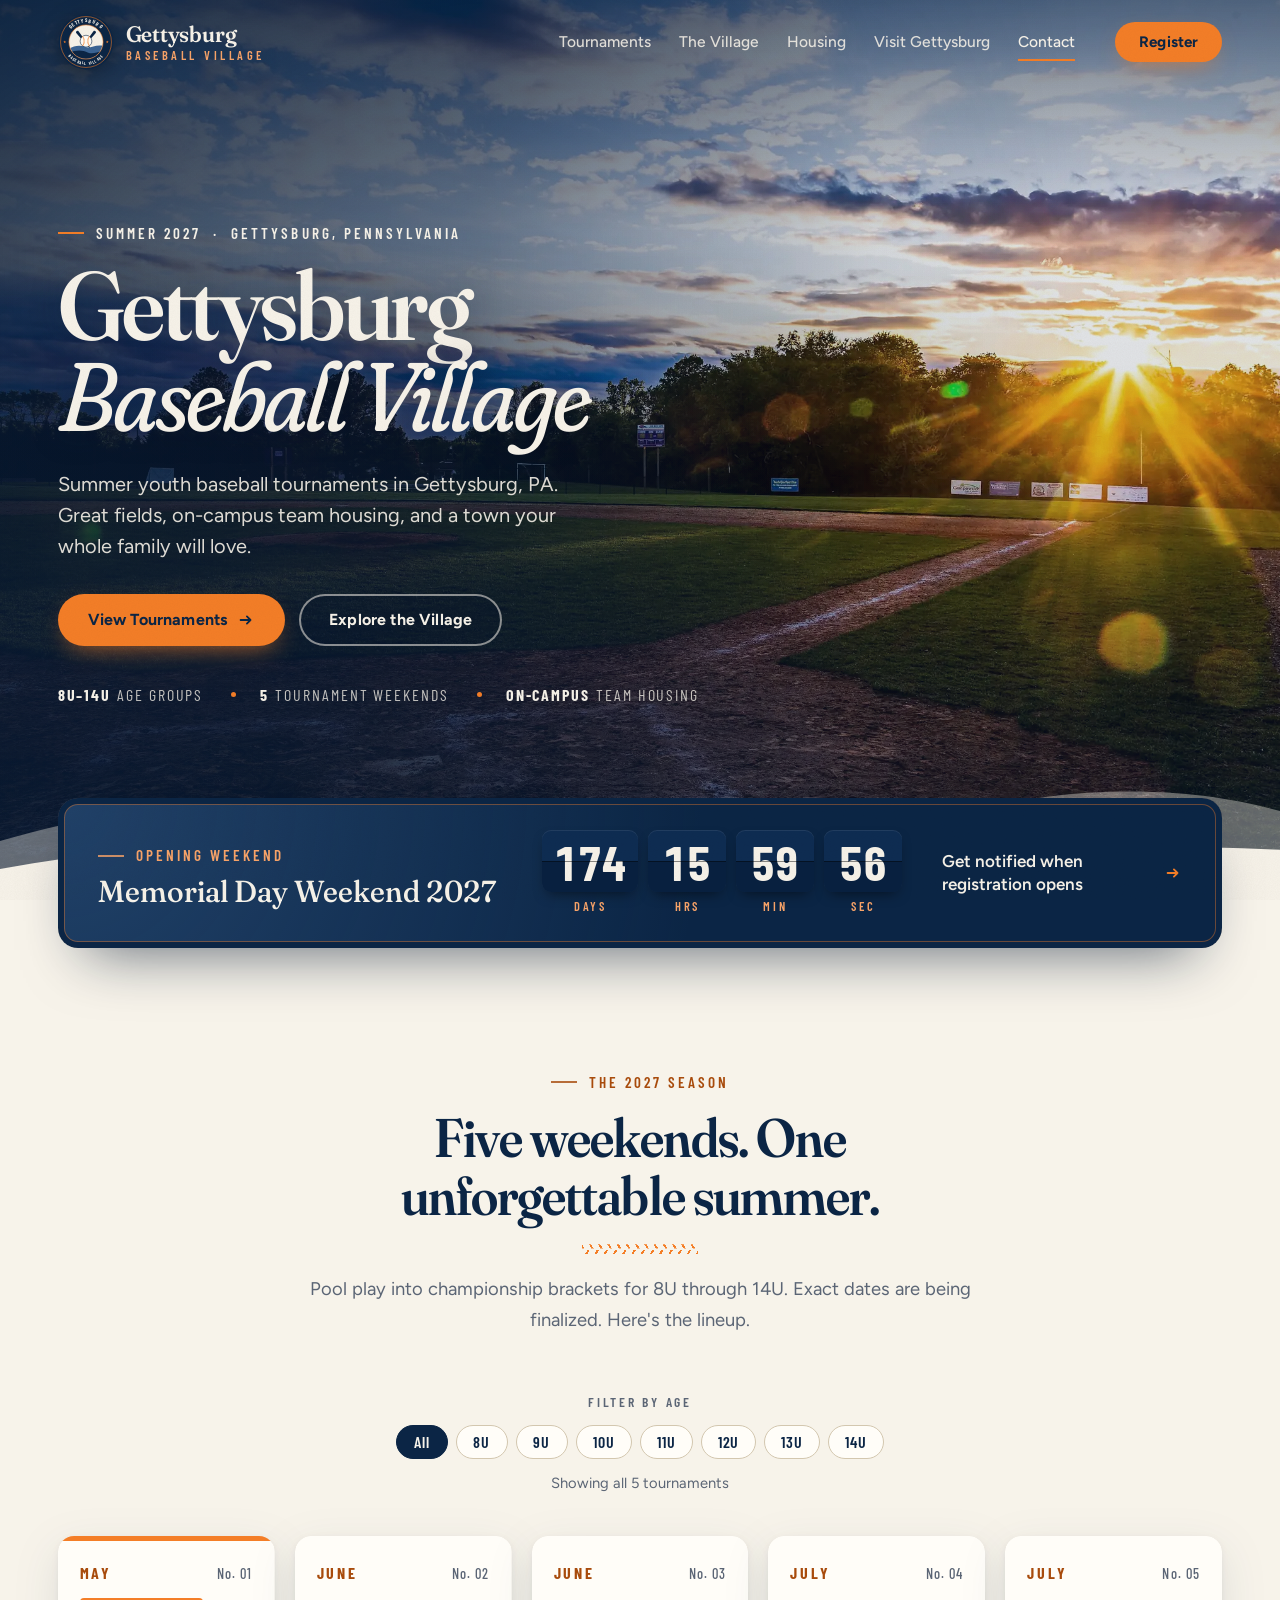
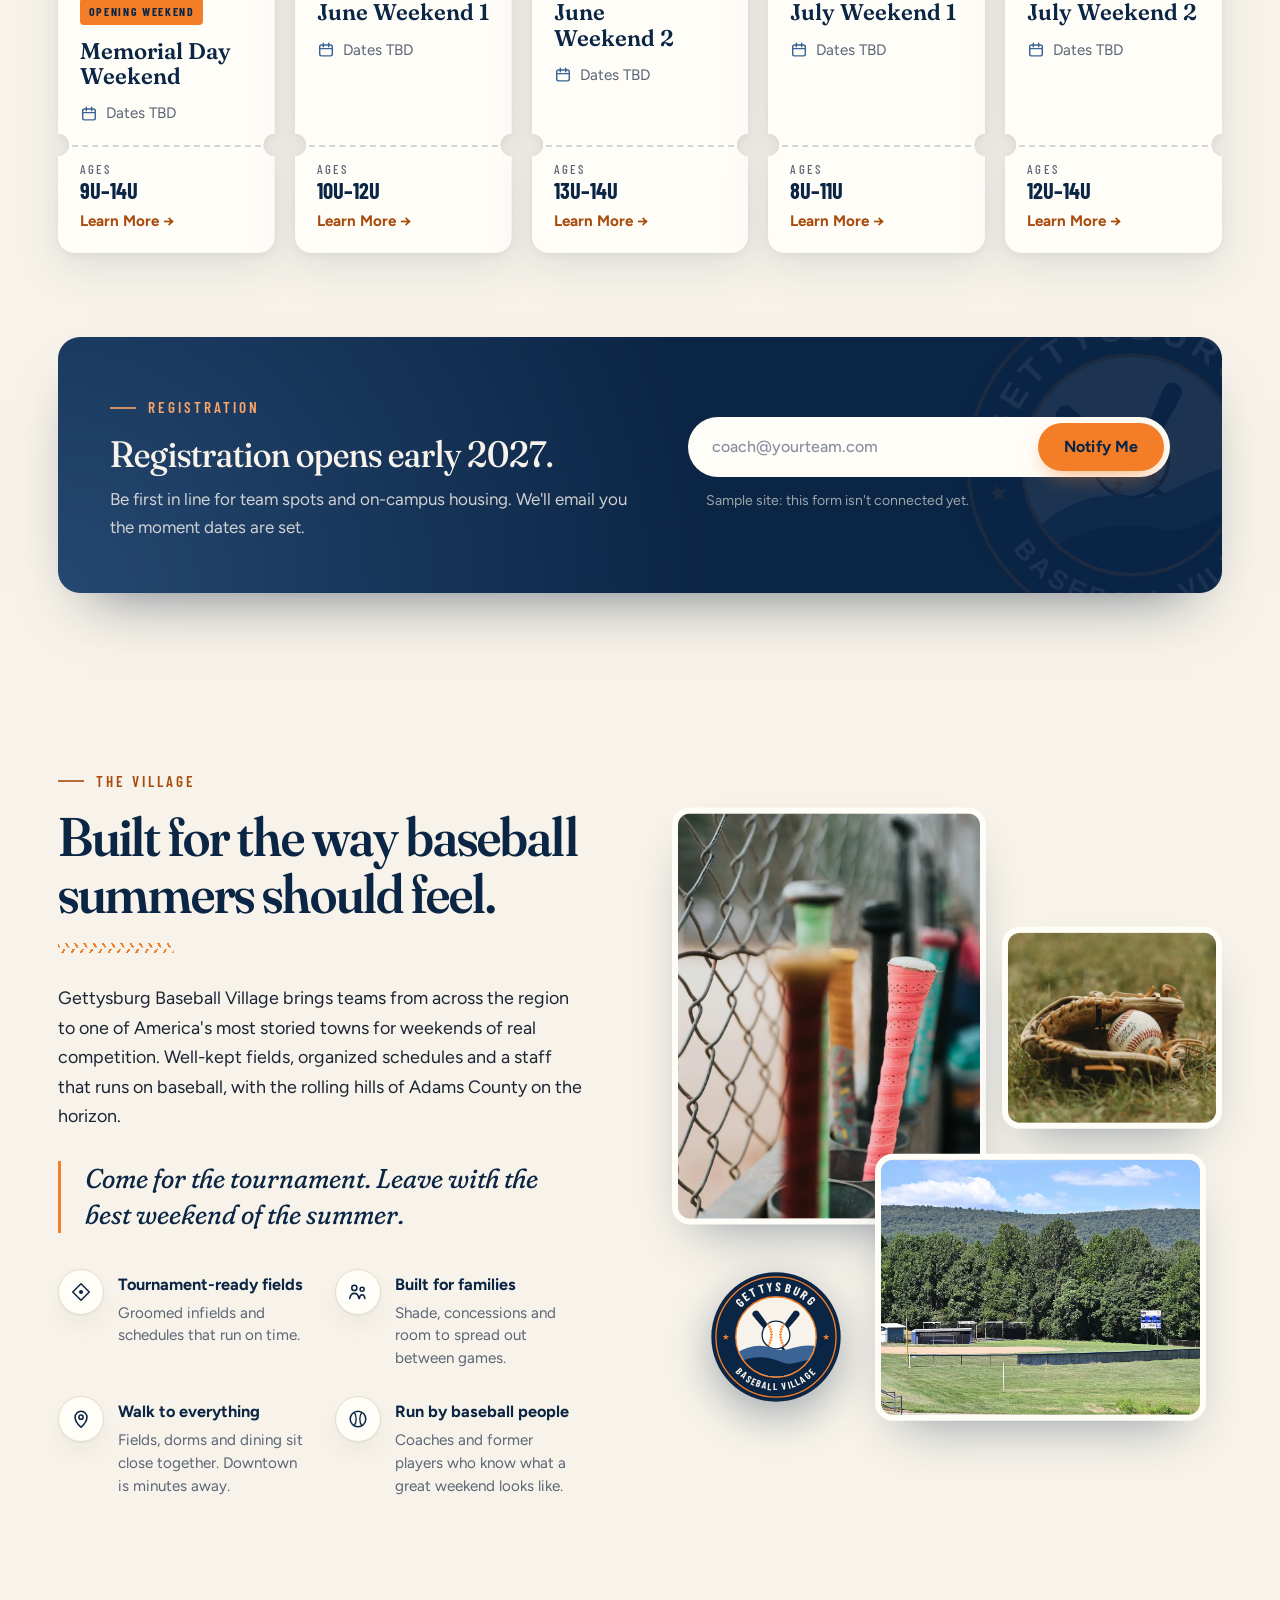
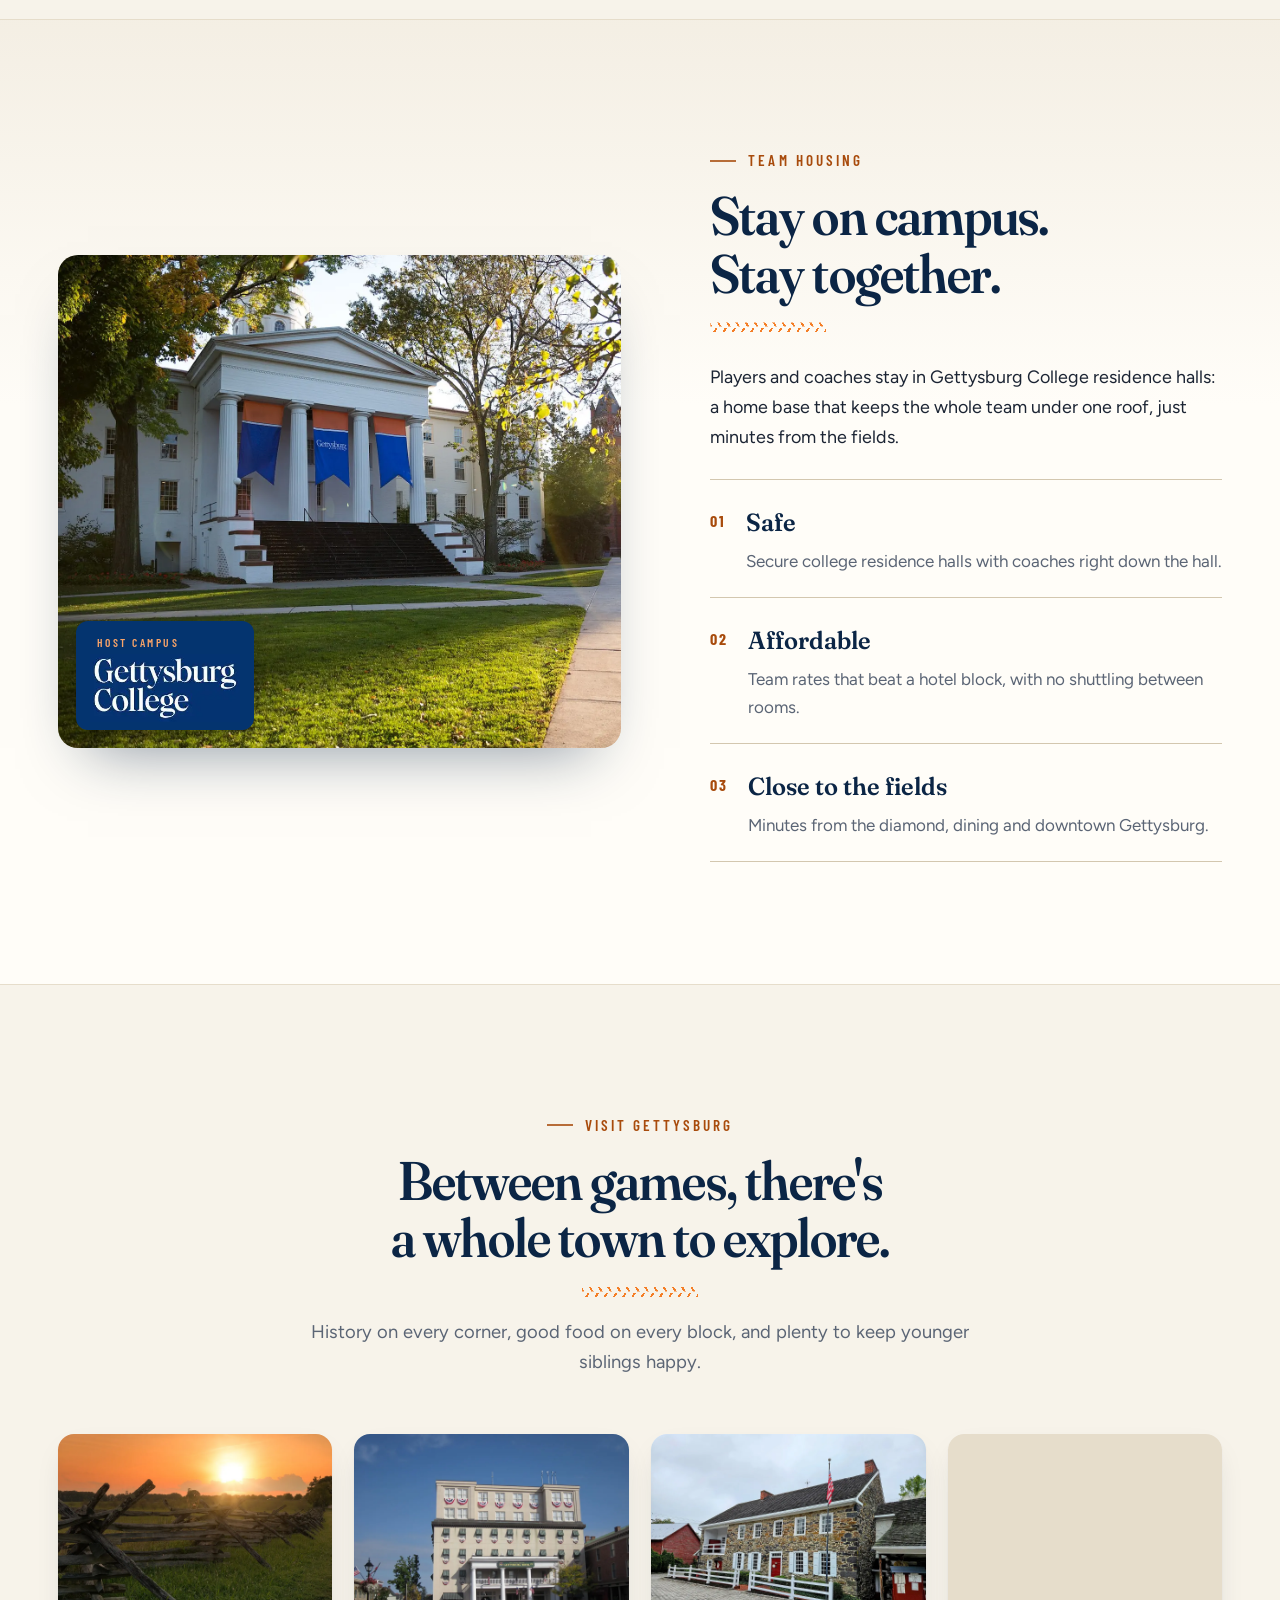
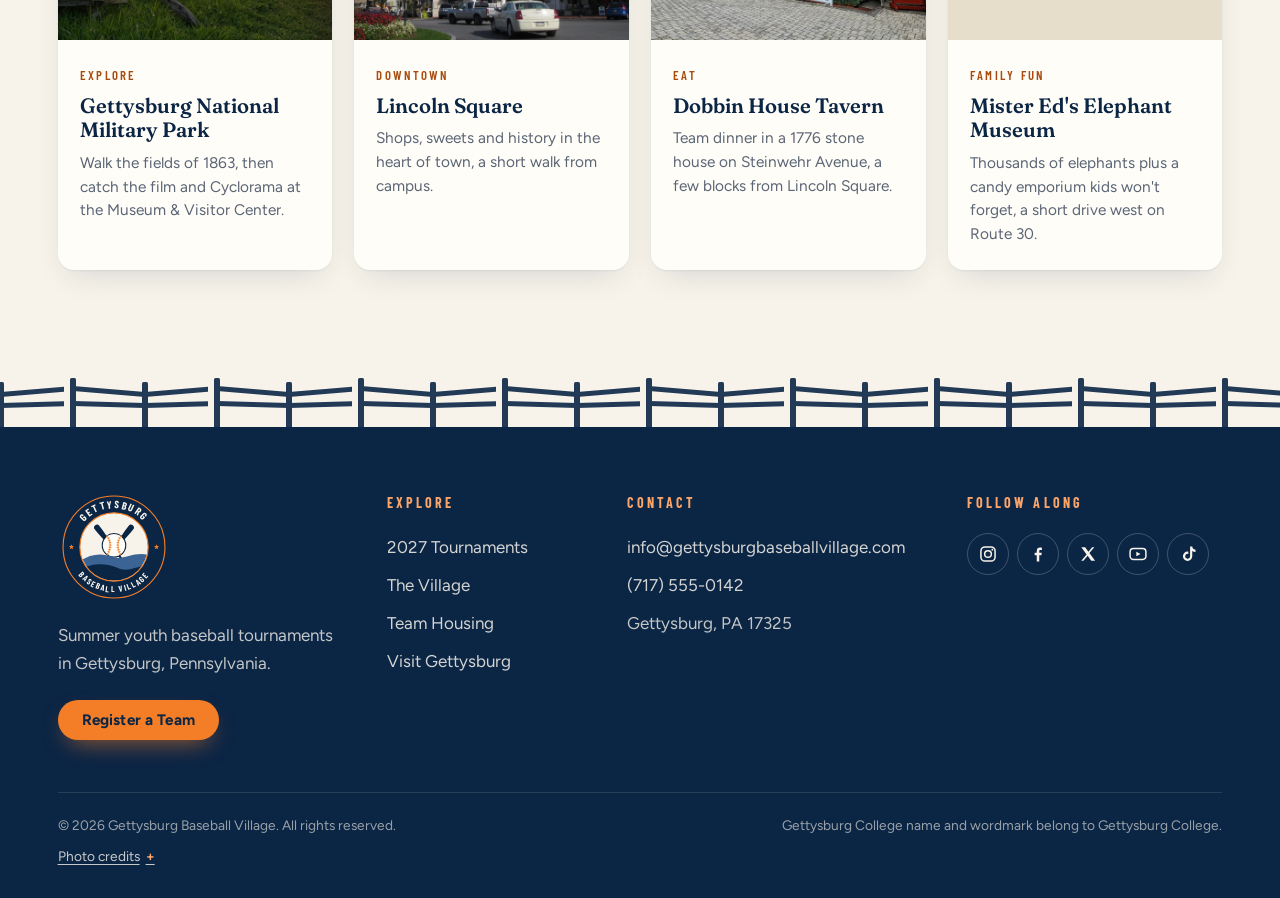
<file: index.html>
<!DOCTYPE html>
<html lang="en">
<head>
  <meta charset="UTF-8" />
  <meta name="viewport" content="width=device-width, initial-scale=1.0" />
  <meta name="theme-color" content="#0B2545" />
  <title>Gettysburg Baseball Village | Summer Youth Baseball Tournaments in Gettysburg, PA</title>
  <meta name="description" content="Five summer tournament weekends for 8U–14U teams in Gettysburg, PA. Tournament-ready fields, on-campus team housing at Gettysburg College, and a historic town families love." />
  <script>document.documentElement.classList.add('js');</script>

  <link rel="preconnect" href="https://fonts.googleapis.com" />
  <link rel="preconnect" href="https://fonts.gstatic.com" crossorigin />
  <link href="https://fonts.googleapis.com/css2?family=Barlow+Condensed:wght@500;600;700&family=Figtree:ital,wght@0,400..700;1,400..500&family=Fraunces:ital,opsz,wght,SOFT@0,9..144,300..800,0..100;1,9..144,300..700,0..100&display=swap" rel="stylesheet" />
  <link rel="preload" as="image" href="images/hero.webp" fetchpriority="high" />
  <link rel="stylesheet" href="css/styles.css?v=4" />

  <link rel="icon" type="image/svg+xml" href="./favicon.svg" />
  <link rel="icon" type="image/png" sizes="32x32" href="./favicon-32.png" />
  <link rel="apple-touch-icon" sizes="180x180" href="./apple-touch-icon.png" />

  <meta property="og:type" content="website" />
  <meta property="og:site_name" content="Gettysburg Baseball Village" />
  <meta property="og:title" content="Gettysburg Baseball Village | Summer Youth Baseball Tournaments" />
  <meta property="og:description" content="Five 2027 tournament weekends for 8U–14U. Great fields, on-campus team housing, and a town your whole family will love." />
  <meta property="og:url" content="https://ethan-goldstein.github.io/Gettysburg-Baseball-Village/" />
  <meta property="og:image" content="https://ethan-goldstein.github.io/Gettysburg-Baseball-Village/og.jpg" />
  <meta property="og:image:type" content="image/jpeg" />
  <meta property="og:image:width" content="1200" />
  <meta property="og:image:height" content="630" />
  <meta property="og:image:alt" content="Gettysburg Baseball Village badge over a ballfield at golden hour" />
  <meta name="twitter:card" content="summary_large_image" />
  <meta name="twitter:title" content="Gettysburg Baseball Village | Summer Youth Baseball Tournaments" />
  <meta name="twitter:description" content="Five 2027 tournament weekends for 8U–14U in Gettysburg, PA." />
  <meta name="twitter:image" content="https://ethan-goldstein.github.io/Gettysburg-Baseball-Village/og.jpg" />
  <meta name="twitter:image:alt" content="Gettysburg Baseball Village badge over a ballfield at golden hour" />
</head>
<body>
  <!-- Badge symbol, reused in header, footer and dialog -->
  <svg width="0" height="0" style="position:absolute" aria-hidden="true" focusable="false">
    <defs>
      <clipPath id="gbv-inner"><circle cx="100" cy="100" r="60"/></clipPath>
      <path id="gbv-arc-top" d="M30.5 100a69.5 69.5 0 0 1 139 0"/>
      <path id="gbv-arc-bottom" d="M19 100a81 81 0 0 0 162 0"/>
      <path id="gbv-star" d="M0-5l1.23 3.3 3.53.15L2 .65l.94 3.4L0 2.1l-2.94 1.95.94-3.4-2.76-2.2 3.53-.15z"/>
      <path id="gbv-bat" d="M-1.8 56V14c0-20-3.4-44-3.4-64 0-6 10.4-6 10.4 0 0 20-3.4 44-3.4 64v42z"/>
    </defs>
    <symbol id="gbv-badge" viewBox="0 0 200 200">
      <circle cx="100" cy="100" r="98" fill="#0B2545"/>
      <circle cx="100" cy="100" r="91" fill="none" stroke="#F47E27" stroke-width="2"/>
      <circle cx="100" cy="100" r="61" fill="#F7F3EA"/>
      <g clip-path="url(#gbv-inner)">
        <g fill="#0B2545">
          <g transform="translate(100 104) rotate(38)"><use href="#gbv-bat"/><ellipse cy="57" rx="3.6" ry="2.2"/></g>
          <g transform="translate(100 104) rotate(-38)"><use href="#gbv-bat"/><ellipse cy="57" rx="3.6" ry="2.2"/></g>
        </g>
        <circle cx="100" cy="97" r="21" fill="#FFFDF8" stroke="#0B2545" stroke-width="2"/>
        <g fill="none" stroke="#F47E27">
          <path d="M87.5 80c7.5 10 7.5 24 0 34M112.5 80c-7.5 10-7.5 24 0 34" stroke-width="1.4"/>
          <path d="M87.5 80c7.5 10 7.5 24 0 34M112.5 80c-7.5 10-7.5 24 0 34" stroke-width="4.6" stroke-dasharray="1.5 2.7"/>
        </g>
        <path fill="#3B6494" d="M38 126c20-14 40-16 60-8 18 7 34-10 64-4v56H38z"/>
        <path fill="#0B2545" d="M38 140c24-12 48-12 70-2 18 8 34-6 54-4v36H38z"/>
      </g>
      <circle cx="100" cy="100" r="61" fill="none" stroke="#F47E27" stroke-width="2"/>
      <g font-family="'Barlow Condensed','Arial Narrow',sans-serif" font-weight="700" fill="#F7F3EA" text-anchor="middle">
        <text font-size="19" letter-spacing="3.2"><textPath href="#gbv-arc-top" startOffset="50%">GETTYSBURG</textPath></text>
        <text font-size="15" letter-spacing="2.4"><textPath href="#gbv-arc-bottom" startOffset="50%">BASEBALL VILLAGE</textPath></text>
      </g>
      <g fill="#F47E27"><use href="#gbv-star" x="24" y="100"/><use href="#gbv-star" x="176" y="100"/></g>
    </symbol>
  </svg>

  <a href="#main" class="skip-link">Skip to main content</a>
  <div class="scroll-progress" aria-hidden="true"><span id="scrollProgress"></span></div>

  <!-- ============ HEADER ============ -->
  <header class="site-header" id="siteHeader">
    <div class="container header-inner">
      <a href="#top" class="brand" aria-label="Gettysburg Baseball Village, back to top">
        <svg class="brand-badge" aria-hidden="true"><use href="#gbv-badge"/></svg>
        <span class="brand-text">
          <span class="brand-name">Gettysburg</span>
          <span class="brand-sub">Baseball Village</span>
        </span>
      </a>

      <nav class="main-nav" aria-label="Primary">
        <ul>
          <li><a href="#tournaments">Tournaments</a></li>
          <li><a href="#village">The Village</a></li>
          <li><a href="#housing">Housing</a></li>
          <li><a href="#visit">Visit Gettysburg</a></li>
          <li><a href="#contact">Contact</a></li>
        </ul>
      </nav>

      <a href="#register" class="btn btn-orange btn-sm header-cta">Register</a>

      <button class="menu-toggle" id="menuToggle" aria-expanded="false" aria-controls="mobileMenu">
        <span class="sr-only">Open menu</span>
        <span class="menu-bars" aria-hidden="true"><span></span><span></span></span>
      </button>
    </div>
  </header>

  <div class="mobile-menu" id="mobileMenu" hidden>
    <nav aria-label="Mobile">
      <ul>
        <li><a href="#tournaments">Tournaments</a></li>
        <li><a href="#village">The Village</a></li>
        <li><a href="#housing">Housing</a></li>
        <li><a href="#visit">Visit Gettysburg</a></li>
        <li><a href="#contact">Contact</a></li>
      </ul>
      <a href="#register" class="btn btn-orange">Register a Team</a>
    </nav>
  </div>

  <main id="main">
    <!-- ============ HERO ============ -->
    <section class="hero" id="top" aria-labelledby="hero-title">
      <div class="hero-media" data-parallax="0.25">
        <img src="images/hero.webp" alt="Golden-hour sun setting behind the trees beyond a baseball infield" width="2400" height="1600" fetchpriority="high" decoding="async" />
      </div>
      <div class="hero-shade" aria-hidden="true"></div>

      <div class="container hero-content">
        <p class="eyebrow eyebrow-light hero-anim" style="--i:0">Summer 2027 &nbsp;·&nbsp; Gettysburg, Pennsylvania</p>
        <h1 id="hero-title" class="hero-title hero-anim" style="--i:1">
          <span>Gettysburg</span>
          <em>Baseball Village</em>
        </h1>
        <p class="hero-tagline hero-anim" style="--i:2">Summer youth baseball tournaments in Gettysburg, PA. Great fields, on-campus team housing, and a town your whole family will love.</p>
        <div class="hero-actions hero-anim" style="--i:3">
          <a href="#tournaments" class="btn btn-orange">View Tournaments
            <svg class="btn-arrow" viewBox="0 0 20 20" aria-hidden="true"><path d="M4 10h11m-4-4 4 4-4 4" fill="none" stroke="currentColor" stroke-width="2" stroke-linecap="round" stroke-linejoin="round"/></svg>
          </a>
          <a href="#village" class="btn btn-ghost">Explore the Village</a>
        </div>
        <ul class="hero-facts hero-anim" style="--i:4">
          <li><strong>8U–14U</strong> age groups</li>
          <li><strong>5</strong> tournament weekends</li>
          <li><strong>On-campus</strong> team housing</li>
        </ul>
      </div>

      <svg class="hero-hills" viewBox="0 0 1440 160" preserveAspectRatio="none" aria-hidden="true">
        <path class="hill-back" data-parallax="-0.06" d="M0 92c120-34 260-58 420-40 150 17 250 52 410 46 170-6 270-58 420-62 80-2 140 8 190 22V360H0z"/>
        <path class="hill-front" d="M0 124c160-30 320-36 480-18 140 15 260 38 420 30 180-9 330-46 540-34V160H0z"/>
      </svg>
    </section>

    <!-- ============ COUNTDOWN ============ -->
    <section class="countdown-wrap" aria-labelledby="countdown-title">
      <div class="container">
        <div class="scoreboard hero-anim" id="scoreboard" style="--i:5">
          <div class="scoreboard-label">
            <p class="eyebrow eyebrow-orange">Opening Weekend</p>
            <h2 id="countdown-title" class="scoreboard-title">Memorial Day Weekend 2027</h2>
          </div>
          <div class="scoreboard-tiles" id="countdown" role="timer" aria-label="Time until opening weekend">
            <div class="tile"><span class="tile-num" data-unit="days">---</span><span class="tile-label">Days</span></div>
            <div class="tile"><span class="tile-num" data-unit="hours">--</span><span class="tile-label">Hrs</span></div>
            <div class="tile"><span class="tile-num" data-unit="minutes">--</span><span class="tile-label">Min</span></div>
            <div class="tile"><span class="tile-num" data-unit="seconds">--</span><span class="tile-label">Sec</span></div>
          </div>
          <a href="#register" class="scoreboard-link">Get notified when registration opens
            <svg viewBox="0 0 20 20" aria-hidden="true"><path d="M4 10h11m-4-4 4 4-4 4" fill="none" stroke="currentColor" stroke-width="2" stroke-linecap="round" stroke-linejoin="round"/></svg>
          </a>
        </div>
      </div>
    </section>

    <!-- ============ TOURNAMENTS ============ -->
    <section class="section tournaments" id="tournaments" aria-labelledby="tournaments-title">
      <div class="container">
        <header class="section-head reveal">
          <p class="eyebrow">The 2027 Season</p>
          <h2 id="tournaments-title" class="section-title">Five weekends. One unforgettable summer.</h2>
          <span class="stitch" aria-hidden="true"></span>
          <p class="section-lead">Pool play into championship brackets for 8U through 14U. Exact dates are being finalized. Here's the lineup.</p>
        </header>

        <div class="age-filter reveal" role="group" aria-label="Filter tournaments by age group">
          <span class="age-filter-label">Filter by age</span>
          <div class="chips" id="ageChips">
            <button class="chip is-active" aria-pressed="true" data-age="all">All</button>
            <button class="chip" aria-pressed="false" data-age="8">8U</button>
            <button class="chip" aria-pressed="false" data-age="9">9U</button>
            <button class="chip" aria-pressed="false" data-age="10">10U</button>
            <button class="chip" aria-pressed="false" data-age="11">11U</button>
            <button class="chip" aria-pressed="false" data-age="12">12U</button>
            <button class="chip" aria-pressed="false" data-age="13">13U</button>
            <button class="chip" aria-pressed="false" data-age="14">14U</button>
          </div>
          <p class="filter-status" id="filterStatus" aria-live="polite">Showing all 5 tournaments</p>
        </div>

        <ol class="tickets" id="tickets">
          <li class="ticket-wrap reveal" style="--d:0" data-min="9" data-max="14">
            <article class="ticket is-featured">
              <div class="ticket-main">
                <div class="ticket-top"><span class="ticket-month">May</span><span class="ticket-no">No. 01</span></div>
                <span class="ticket-flag">Opening Weekend</span>
                <h3 class="ticket-name">Memorial Day Weekend</h3>
                <p class="ticket-date"><svg viewBox="0 0 20 20" aria-hidden="true"><rect x="3" y="4.5" width="14" height="12" rx="2" fill="none" stroke="currentColor" stroke-width="1.6"/><path d="M3 8.5h14M7 2.5v4M13 2.5v4" stroke="currentColor" stroke-width="1.6" stroke-linecap="round"/></svg>Dates TBD</p>
              </div>
              <div class="ticket-stub">
                <p class="ticket-ages"><span>Ages</span> 9U–14U</p>
                <a href="#register" class="ticket-more" data-tournament="0">Learn More <span aria-hidden="true">→</span><span class="sr-only"> about Memorial Day Weekend</span></a>
              </div>
            </article>
          </li>
          <li class="ticket-wrap reveal" style="--d:1" data-min="10" data-max="12">
            <article class="ticket">
              <div class="ticket-main">
                <div class="ticket-top"><span class="ticket-month">June</span><span class="ticket-no">No. 02</span></div>
                <h3 class="ticket-name">June Weekend&nbsp;1</h3>
                <p class="ticket-date"><svg viewBox="0 0 20 20" aria-hidden="true"><rect x="3" y="4.5" width="14" height="12" rx="2" fill="none" stroke="currentColor" stroke-width="1.6"/><path d="M3 8.5h14M7 2.5v4M13 2.5v4" stroke="currentColor" stroke-width="1.6" stroke-linecap="round"/></svg>Dates TBD</p>
              </div>
              <div class="ticket-stub">
                <p class="ticket-ages"><span>Ages</span> 10U–12U</p>
                <a href="#register" class="ticket-more" data-tournament="1">Learn More <span aria-hidden="true">→</span><span class="sr-only"> about June Weekend 1</span></a>
              </div>
            </article>
          </li>
          <li class="ticket-wrap reveal" style="--d:2" data-min="13" data-max="14">
            <article class="ticket">
              <div class="ticket-main">
                <div class="ticket-top"><span class="ticket-month">June</span><span class="ticket-no">No. 03</span></div>
                <h3 class="ticket-name">June Weekend&nbsp;2</h3>
                <p class="ticket-date"><svg viewBox="0 0 20 20" aria-hidden="true"><rect x="3" y="4.5" width="14" height="12" rx="2" fill="none" stroke="currentColor" stroke-width="1.6"/><path d="M3 8.5h14M7 2.5v4M13 2.5v4" stroke="currentColor" stroke-width="1.6" stroke-linecap="round"/></svg>Dates TBD</p>
              </div>
              <div class="ticket-stub">
                <p class="ticket-ages"><span>Ages</span> 13U–14U</p>
                <a href="#register" class="ticket-more" data-tournament="2">Learn More <span aria-hidden="true">→</span><span class="sr-only"> about June Weekend 2</span></a>
              </div>
            </article>
          </li>
          <li class="ticket-wrap reveal" style="--d:3" data-min="8" data-max="11">
            <article class="ticket">
              <div class="ticket-main">
                <div class="ticket-top"><span class="ticket-month">July</span><span class="ticket-no">No. 04</span></div>
                <h3 class="ticket-name">July Weekend&nbsp;1</h3>
                <p class="ticket-date"><svg viewBox="0 0 20 20" aria-hidden="true"><rect x="3" y="4.5" width="14" height="12" rx="2" fill="none" stroke="currentColor" stroke-width="1.6"/><path d="M3 8.5h14M7 2.5v4M13 2.5v4" stroke="currentColor" stroke-width="1.6" stroke-linecap="round"/></svg>Dates TBD</p>
              </div>
              <div class="ticket-stub">
                <p class="ticket-ages"><span>Ages</span> 8U–11U</p>
                <a href="#register" class="ticket-more" data-tournament="3">Learn More <span aria-hidden="true">→</span><span class="sr-only"> about July Weekend 1</span></a>
              </div>
            </article>
          </li>
          <li class="ticket-wrap reveal" style="--d:4" data-min="12" data-max="14">
            <article class="ticket">
              <div class="ticket-main">
                <div class="ticket-top"><span class="ticket-month">July</span><span class="ticket-no">No. 05</span></div>
                <h3 class="ticket-name">July Weekend&nbsp;2</h3>
                <p class="ticket-date"><svg viewBox="0 0 20 20" aria-hidden="true"><rect x="3" y="4.5" width="14" height="12" rx="2" fill="none" stroke="currentColor" stroke-width="1.6"/><path d="M3 8.5h14M7 2.5v4M13 2.5v4" stroke="currentColor" stroke-width="1.6" stroke-linecap="round"/></svg>Dates TBD</p>
              </div>
              <div class="ticket-stub">
                <p class="ticket-ages"><span>Ages</span> 12U–14U</p>
                <a href="#register" class="ticket-more" data-tournament="4">Learn More <span aria-hidden="true">→</span><span class="sr-only"> about July Weekend 2</span></a>
              </div>
            </article>
          </li>
        </ol>

        <!-- Register band (target of every Register button) -->
        <div class="register reveal" id="register">
          <div class="register-copy">
            <p class="eyebrow eyebrow-orange">Registration</p>
            <h3 class="register-title">Registration opens early 2027.</h3>
            <p>Be first in line for team spots and on-campus housing. We'll email you the moment dates are set.</p>
          </div>
          <form class="register-form" id="registerForm" novalidate>
            <label for="regEmail" class="sr-only">Email address</label>
            <div class="field">
              <input type="email" id="regEmail" name="email" placeholder="coach@yourteam.com" autocomplete="email" required />
              <button type="submit" class="btn btn-orange">Notify Me</button>
            </div>
            <p class="form-note" id="formNote">Sample site: this form isn't connected yet.</p>
          </form>
        </div>
      </div>
    </section>

    <!-- ============ ABOUT THE VILLAGE ============ -->
    <section class="section village" id="village" aria-labelledby="village-title">
      <div class="container village-grid">
        <div class="village-copy">
          <header class="section-head section-head-left reveal">
            <p class="eyebrow">The Village</p>
            <h2 id="village-title" class="section-title">Built for the way baseball summers should feel.</h2>
            <span class="stitch" aria-hidden="true"></span>
          </header>
          <p class="reveal" style="--d:1">Gettysburg Baseball Village brings teams from across the region to one of America's most storied towns for weekends of real competition. Well-kept fields, organized schedules and a staff that runs on baseball, with the rolling hills of Adams County on the horizon.</p>
          <blockquote class="pull-quote reveal" style="--d:2">
            <p>Come for the tournament. Leave with the best weekend of the summer.</p>
          </blockquote>
          <ul class="features">
            <li class="feature reveal" style="--d:0">
              <span class="feature-icon" aria-hidden="true"><svg viewBox="0 0 24 24"><path d="M12 3 21 12l-9 9-9-9z" fill="none" stroke="currentColor" stroke-width="1.7" stroke-linejoin="round"/><circle cx="12" cy="12" r="2.2" fill="currentColor"/></svg></span>
              <div><h3>Tournament-ready fields</h3><p>Groomed infields and schedules that run on time.</p></div>
            </li>
            <li class="feature reveal" style="--d:1">
              <span class="feature-icon" aria-hidden="true"><svg viewBox="0 0 24 24"><circle cx="8" cy="7.5" r="2.8" fill="none" stroke="currentColor" stroke-width="1.7"/><circle cx="16.5" cy="9" r="2.2" fill="none" stroke="currentColor" stroke-width="1.7"/><path d="M3 19c.6-3.6 2.6-5.5 5-5.5s4.4 1.9 5 5.5M13.5 19c.4-2.6 1.6-4 3-4s2.6 1.4 3 4" fill="none" stroke="currentColor" stroke-width="1.7" stroke-linecap="round"/></svg></span>
              <div><h3>Built for families</h3><p>Shade, concessions and room to spread out between games.</p></div>
            </li>
            <li class="feature reveal" style="--d:2">
              <span class="feature-icon" aria-hidden="true"><svg viewBox="0 0 24 24"><path d="M12 21s-6.5-6-6.5-11a6.5 6.5 0 0 1 13 0c0 5-6.5 11-6.5 11z" fill="none" stroke="currentColor" stroke-width="1.7" stroke-linejoin="round"/><circle cx="12" cy="10" r="2.3" fill="none" stroke="currentColor" stroke-width="1.7"/></svg></span>
              <div><h3>Walk to everything</h3><p>Fields, dorms and dining sit close together. Downtown is minutes away.</p></div>
            </li>
            <li class="feature reveal" style="--d:3">
              <span class="feature-icon" aria-hidden="true"><svg viewBox="0 0 24 24"><circle cx="12" cy="12" r="8.5" fill="none" stroke="currentColor" stroke-width="1.7"/><path d="M8.2 5.2c2.4 3.6 2.4 10 0 13.6M15.8 5.2c-2.4 3.6-2.4 10 0 13.6" fill="none" stroke="currentColor" stroke-width="1.5"/></svg></span>
              <div><h3>Run by baseball people</h3><p>Coaches and former players who know what a great weekend looks like.</p></div>
            </li>
          </ul>
        </div>

        <div class="mosaic" aria-label="Scenes from the Village">
          <figure class="mosaic-item m1 reveal" data-parallax="-0.05">
            <img src="images/village-1.webp" alt="Bats with colorful grips lined up along a chain-link dugout fence" width="900" height="1200" loading="lazy" decoding="async" />
          </figure>
          <figure class="mosaic-item m2 reveal" style="--d:1" data-parallax="0.06">
            <img src="images/village-2.webp" alt="A baseball resting in a worn leather glove on the grass" width="1200" height="960" loading="lazy" decoding="async" />
          </figure>
          <figure class="mosaic-item m3 reveal" style="--d:2" data-parallax="-0.03">
            <img src="images/village-3.webp" alt="A ballfield with wooded hills rising beyond the outfield fence" width="1200" height="975" loading="lazy" decoding="async" />
          </figure>
          <div class="mosaic-badge reveal" style="--d:3" aria-hidden="true"><svg><use href="#gbv-badge"/></svg></div>
        </div>
      </div>
    </section>

    <!-- ============ TEAM HOUSING ============ -->
    <section class="section housing" id="housing" aria-labelledby="housing-title">
      <div class="container housing-grid">
        <figure class="housing-photo wipe">
          <img src="images/campus.webp" alt="Pennsylvania Hall, with its white columns and orange-and-blue banners, on the Gettysburg College campus" width="1300" height="1138" loading="lazy" decoding="async" />
          <figcaption class="housing-caption">
            <span class="caption-label">Host campus</span>
            <img src="images/gettysburg-college-wordmark.png" alt="Gettysburg College" width="288" height="130" loading="lazy" decoding="async" class="college-mark" />
          </figcaption>
        </figure>
        <div class="housing-copy">
          <header class="section-head section-head-left reveal">
            <p class="eyebrow">Team Housing</p>
            <h2 id="housing-title" class="section-title">Stay on campus. Stay together.</h2>
            <span class="stitch" aria-hidden="true"></span>
          </header>
          <p class="reveal" style="--d:1">Players and coaches stay in Gettysburg College residence halls: a home base that keeps the whole team under one roof, just minutes from the fields.</p>
          <ol class="pillars">
            <li class="pillar reveal" style="--d:1">
              <span class="pillar-no">01</span>
              <div><h3>Safe</h3><p>Secure college residence halls with coaches right down the hall.</p></div>
            </li>
            <li class="pillar reveal" style="--d:2">
              <span class="pillar-no">02</span>
              <div><h3>Affordable</h3><p>Team rates that beat a hotel block, with no shuttling between rooms.</p></div>
            </li>
            <li class="pillar reveal" style="--d:3">
              <span class="pillar-no">03</span>
              <div><h3>Close to the fields</h3><p>Minutes from the diamond, dining and downtown Gettysburg.</p></div>
            </li>
          </ol>
        </div>
      </div>
    </section>

    <!-- ============ VISIT GETTYSBURG ============ -->
    <section class="section visit" id="visit" aria-labelledby="visit-title">
      <div class="container">
        <header class="section-head reveal">
          <p class="eyebrow">Visit Gettysburg</p>
          <h2 id="visit-title" class="section-title">Between games, there's a whole town to explore.</h2>
          <span class="stitch" aria-hidden="true"></span>
          <p class="section-lead">History on every corner, good food on every block, and plenty to keep younger siblings happy.</p>
        </header>

        <div class="visit-grid">
          <article class="visit-card reveal" style="--d:0">
            <div class="visit-img"><img src="images/visit-battlefield.webp" alt="A split-rail fence along Wheatfield Road on the Gettysburg battlefield at sunset" width="1200" height="900" loading="lazy" decoding="async" /></div>
            <div class="visit-body">
              <span class="visit-tag">Explore</span>
              <h3>Gettysburg National Military Park</h3>
              <p>Walk the fields of 1863, then catch the film and Cyclorama at the Museum &amp; Visitor Center.</p>
            </div>
          </article>
          <article class="visit-card reveal" style="--d:1">
            <div class="visit-img"><img src="images/visit-downtown.webp" alt="The Gettysburg Hotel on Lincoln Square, draped in red, white and blue bunting" width="1200" height="900" loading="lazy" decoding="async" /></div>
            <div class="visit-body">
              <span class="visit-tag">Downtown</span>
              <h3>Lincoln Square</h3>
              <p>Shops, sweets and history in the heart of town, a short walk from campus.</p>
            </div>
          </article>
          <article class="visit-card reveal" style="--d:2">
            <div class="visit-img"><img src="images/visit-eat.webp" alt="The stone exterior of the Dobbin House Tavern" width="1200" height="900" loading="lazy" decoding="async" /></div>
            <div class="visit-body">
              <span class="visit-tag">Eat</span>
              <h3>Dobbin House Tavern</h3>
              <p>Team dinner in a 1776 stone house on Steinwehr Avenue, a few blocks from Lincoln Square.</p>
            </div>
          </article>
          <article class="visit-card reveal" style="--d:3">
            <div class="visit-img"><img src="images/visit-family.webp" alt="Rows of elephant figurines at Mister Ed's Elephant Museum" width="1200" height="900" loading="lazy" decoding="async" /></div>
            <div class="visit-body">
              <span class="visit-tag">Family fun</span>
              <h3>Mister Ed's Elephant Museum</h3>
              <p>Thousands of elephants plus a candy emporium kids won't forget, a short drive west on Route 30.</p>
            </div>
          </article>
        </div>
      </div>
    </section>
  </main>

  <!-- ============ FOOTER ============ -->
  <footer class="site-footer" id="contact">
    <svg class="fence" viewBox="0 0 1440 56" preserveAspectRatio="xMidYMax slice" aria-hidden="true">
      <defs>
        <pattern id="rail" width="144" height="56" patternUnits="userSpaceOnUse">
          <g fill="#0B2545">
            <rect x="6" y="6" width="6" height="50" rx="1.5"/>
            <rect x="78" y="10" width="6" height="46" rx="1.5"/>
            <path d="M9 14 81 20l0 5-72-6zM9 29l72 2v5l-72-2zM81 20l72-6v5l-72 6zM81 31l72-2v5l-72 2z"/>
          </g>
        </pattern>
      </defs>
      <rect width="1440" height="56" fill="url(#rail)" opacity=".9"/>
    </svg>

    <div class="footer-main">
      <div class="container footer-grid">
        <div class="footer-brand">
          <svg class="footer-badge" aria-hidden="true"><use href="#gbv-badge"/></svg>
          <p>Summer youth baseball tournaments in Gettysburg, Pennsylvania.</p>
          <a href="#register" class="btn btn-orange btn-sm">Register a Team</a>
        </div>

        <div class="footer-col">
          <h2 class="footer-head">Explore</h2>
          <ul>
            <li><a href="#tournaments">2027 Tournaments</a></li>
            <li><a href="#village">The Village</a></li>
            <li><a href="#housing">Team Housing</a></li>
            <li><a href="#visit">Visit Gettysburg</a></li>
          </ul>
        </div>

        <div class="footer-col">
          <h2 class="footer-head">Contact</h2>
          <ul class="contact-list">
            <li><a href="mailto:info@gettysburgbaseballvillage.com">info@gettysburgbaseballvillage.com</a></li>
            <li><a href="tel:+17175550142">(717) 555-0142</a></li>
            <li>Gettysburg, PA 17325</li>
          </ul>
        </div>

        <div class="footer-col">
          <h2 class="footer-head">Follow along</h2>
          <ul class="socials">
            <li><a href="#" aria-label="Instagram"><svg viewBox="0 0 24 24" aria-hidden="true"><rect x="3.5" y="3.5" width="17" height="17" rx="5" fill="none" stroke="currentColor" stroke-width="1.8"/><circle cx="12" cy="12" r="4" fill="none" stroke="currentColor" stroke-width="1.8"/><circle cx="17.2" cy="6.8" r="1.1" fill="currentColor"/></svg></a></li>
            <li><a href="#" aria-label="Facebook"><svg viewBox="0 0 24 24" aria-hidden="true"><path d="M13.5 21v-7.5h2.6l.4-3h-3V8.6c0-.9.3-1.5 1.6-1.5h1.6V4.4c-.3 0-1.2-.1-2.3-.1-2.3 0-3.9 1.4-3.9 4v2.2H8v3h2.5V21z" fill="currentColor"/></svg></a></li>
            <li><a href="#" aria-label="X"><svg viewBox="0 0 24 24" aria-hidden="true"><path d="M4 4h4.6l3.9 5.4L17 4h2.6l-5.9 6.9L20.5 20h-4.6l-4.3-5.9L6.5 20H3.9l6.4-7.4z" fill="currentColor"/></svg></a></li>
            <li><a href="#" aria-label="YouTube"><svg viewBox="0 0 24 24" aria-hidden="true"><rect x="2.5" y="5.5" width="19" height="13" rx="4" fill="none" stroke="currentColor" stroke-width="1.8"/><path d="m10 9.2 5 2.8-5 2.8z" fill="currentColor"/></svg></a></li>
            <li><a href="#" aria-label="TikTok"><svg viewBox="0 0 24 24" aria-hidden="true"><path d="M14.5 3h2.6c.3 2.2 1.6 3.6 3.9 3.8v2.7c-1.5 0-2.8-.4-3.9-1.2v6.4a5.6 5.6 0 1 1-5.6-5.6c.3 0 .6 0 .9.1v2.8a2.9 2.9 0 1 0 2.1 2.8z" fill="currentColor"/></svg></a></li>
          </ul>
        </div>
      </div>

      <div class="container footer-bottom">
        <p>© 2026 Gettysburg Baseball Village. All rights reserved.</p>
        <p>Gettysburg College name and wordmark belong to Gettysburg College.</p>
        <details class="credits">
          <summary>Photo credits</summary>
          <ul>
            <li>Hero: <a href="https://commons.wikimedia.org/wiki/File:Diamond_Sunset_(52888144632).jpg" target="_blank" rel="noopener noreferrer">“Diamond Sunset”</a> by Andrew Parlette, <a href="https://creativecommons.org/licenses/by/2.0" target="_blank" rel="noopener noreferrer">CC BY 2.0</a></li>
            <li>Ballfield: <a href="https://commons.wikimedia.org/wiki/File:Baseball_field_Catoctin_High_School_Thurmont_MD_2025-08-31_14-05-42.jpg" target="_blank" rel="noopener noreferrer">“Baseball field, Catoctin High School, Thurmont MD”</a> by G. Edward Johnson, <a href="https://creativecommons.org/licenses/by/4.0" target="_blank" rel="noopener noreferrer">CC BY 4.0</a></li>
            <li>Bats: <a href="https://unsplash.com/photos/colorful-baseball-bats-lined-up-next-to-a-chain-link-fence-Et0TFoxN6Zw" target="_blank" rel="noopener noreferrer">Nathan Dumlao</a> on Unsplash</li>
            <li>Glove: <a href="https://unsplash.com/photos/a-baseball-rests-in-a-mitt-on-the-grass-GtlgP9a_OpY" target="_blank" rel="noopener noreferrer">Josh Collesano</a> on Unsplash</li>
            <li>Campus: <a href="https://commons.wikimedia.org/wiki/File:Pennsylvania_Hall_in_the_spring.jpg" target="_blank" rel="noopener noreferrer">“Pennsylvania Hall in the spring”</a> by Smb51095, <a href="https://creativecommons.org/licenses/by-sa/4.0" target="_blank" rel="noopener noreferrer">CC BY-SA 4.0</a></li>
            <li>Battlefield: <a href="https://commons.wikimedia.org/wiki/File:Sunset_Along_Wheatfield_Road_(48581440387).jpg" target="_blank" rel="noopener noreferrer">“Sunset Along Wheatfield Road”</a> by John Brighenti, <a href="https://creativecommons.org/licenses/by/2.0" target="_blank" rel="noopener noreferrer">CC BY 2.0</a></li>
            <li>Lincoln Square: <a href="https://commons.wikimedia.org/wiki/File:Gettysburg,_Pennsylvania_(6286100128).jpg" target="_blank" rel="noopener noreferrer">“Gettysburg, Pennsylvania”</a> by Doug Kerr, <a href="https://creativecommons.org/licenses/by-sa/2.0" target="_blank" rel="noopener noreferrer">CC BY-SA 2.0</a></li>
            <li>Dobbin House: <a href="https://commons.wikimedia.org/wiki/File:Dobbin_House.jpg" target="_blank" rel="noopener noreferrer">“Dobbin House”</a> by Upstateherd, <a href="https://creativecommons.org/licenses/by-sa/4.0" target="_blank" rel="noopener noreferrer">CC BY-SA 4.0</a></li>
            <li>Mister Ed's: <a href="https://commons.wikimedia.org/wiki/File:2012-366-249_In_Formation_(7942816840).jpg" target="_blank" rel="noopener noreferrer">“In Formation”</a> by Alan Levine (cogdogblog), <a href="https://creativecommons.org/licenses/by/2.0" target="_blank" rel="noopener noreferrer">CC BY 2.0</a></li>
          </ul>
          <p>Photos cropped and resized. Adapted CC BY-SA photos are shared under the same license. Commons photos via Wikimedia Commons.</p>
        </details>
      </div>
    </div>
  </footer>

  <!-- Tournament details dialog -->
  <dialog class="t-dialog" id="tDialog" aria-labelledby="tDialogTitle">
    <div class="t-dialog-inner">
      <button class="t-close" id="tClose" aria-label="Close details">
        <svg viewBox="0 0 20 20" aria-hidden="true"><path d="m5 5 10 10M15 5 5 15" stroke="currentColor" stroke-width="2" stroke-linecap="round"/></svg>
      </button>
      <div class="t-dialog-head">
        <svg class="t-badge" aria-hidden="true"><use href="#gbv-badge"/></svg>
        <div>
          <p class="eyebrow eyebrow-orange" id="tDialogMonth">May 2027</p>
          <h2 id="tDialogTitle">Memorial Day Weekend</h2>
        </div>
      </div>
      <dl class="t-facts">
        <div><dt>Dates</dt><dd>TBD, announced early 2027</dd></div>
        <div><dt>Age groups</dt><dd id="tDialogAges">9U–14U</dd></div>
        <div><dt>Format</dt><dd>Pool play into a championship bracket</dd></div>
        <div><dt>Check-in</dt><dd>Friday evening at the Village</dd></div>
        <div><dt>Housing</dt><dd>On-campus dorm rooms available for teams</dd></div>
      </dl>
      <p class="t-note">Sample details. Final tournament info is coming soon.</p>
      <a href="#register" class="btn btn-orange" id="tDialogCta">Get Notified</a>
    </div>
  </dialog>

  <script src="js/main.js?v=3" defer></script>
</body>
</html>
</file>
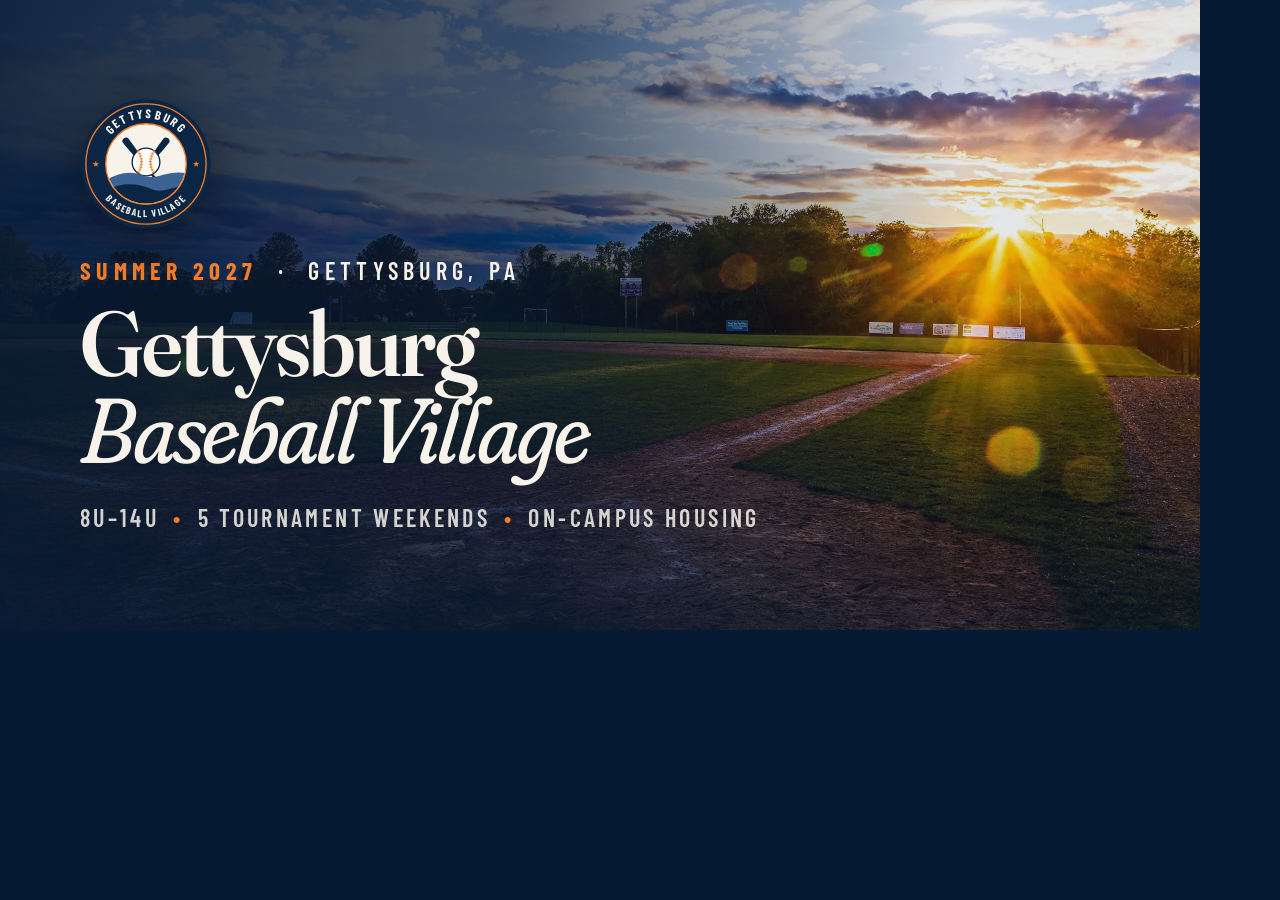
<file: tools/og-card.html>
<!DOCTYPE html>
<!-- Source for og.jpg (1200x630 link-preview card). Not linked from the site.
     Render: headless Chrome at 1200x630, then convert to JPG. -->
<html lang="en">
<head>
  <meta charset="UTF-8" />
  <link href="https://fonts.googleapis.com/css2?family=Barlow+Condensed:wght@600;700&family=Fraunces:ital,opsz,wght,SOFT@0,9..144,600,30;1,9..144,400,100&display=swap" rel="stylesheet" />
  <style>
    html, body { margin: 0; width: 1200px; height: 630px; overflow: hidden; }
    body { position: relative; background: #071A33; color: #F7F3EA; font-family: 'Fraunces', Georgia, serif; }
    .photo { position: absolute; inset: 0; background: url("../images/hero.webp") 50% 60% / cover no-repeat; }
    .shade {
      position: absolute; inset: 0;
      background:
        linear-gradient(90deg, rgba(7, 26, 51, .92) 0%, rgba(7, 26, 51, .7) 45%, rgba(7, 26, 51, .1) 80%),
        linear-gradient(0deg, rgba(7, 26, 51, .55), transparent 40%);
    }
    .content { position: absolute; left: 80px; top: 0; bottom: 0; display: flex; flex-direction: column; justify-content: center; }
    .badge { width: 132px; height: 132px; margin-bottom: 26px; filter: drop-shadow(0 10px 24px rgba(0, 0, 0, .45)); }
    .eyebrow { margin: 0 0 14px; font-family: 'Barlow Condensed', sans-serif; font-weight: 600; font-size: 24px; letter-spacing: .22em; text-transform: uppercase; }
    .eyebrow b { color: #F47E27; font-weight: 700; }
    h1 { margin: 0; font-weight: 600; font-size: 92px; line-height: .95; letter-spacing: -.02em; font-variation-settings: "opsz" 144, "SOFT" 30; }
    h1 em { display: block; font-style: italic; font-weight: 400; font-variation-settings: "opsz" 144, "SOFT" 100; }
    .facts { margin-top: 30px; font-family: 'Barlow Condensed', sans-serif; font-weight: 600; font-size: 24px; letter-spacing: .14em; text-transform: uppercase; color: rgba(247, 243, 234, .85); }
    .facts span { color: #F47E27; margin: 0 14px; }
  </style>
</head>
<body>
  <div class="photo"></div>
  <div class="shade"></div>
  <div class="content">
    <svg class="badge" xmlns="http://www.w3.org/2000/svg" viewBox="0 0 200 200" aria-hidden="true">
  <defs>
    <clipPath id="gbv-inner"><circle cx="100" cy="100" r="60"/></clipPath>
    <path id="gbv-arc-top" d="M30.5 100a69.5 69.5 0 0 1 139 0"/>
    <path id="gbv-arc-bottom" d="M19 100a81 81 0 0 0 162 0"/>
    <path id="gbv-star" d="M0-5l1.23 3.3 3.53.15L2 .65l.94 3.4L0 2.1l-2.94 1.95.94-3.4-2.76-2.2 3.53-.15z"/>
    <path id="gbv-bat" d="M-1.8 56V14c0-20-3.4-44-3.4-64 0-6 10.4-6 10.4 0 0 20-3.4 44-3.4 64v42z"/>
  </defs>
  <circle cx="100" cy="100" r="98" fill="#0B2545"/>
  <circle cx="100" cy="100" r="91" fill="none" stroke="#F47E27" stroke-width="2"/>
  <circle cx="100" cy="100" r="61" fill="#F7F3EA"/>
  <g clip-path="url(#gbv-inner)">
    <g fill="#0B2545">
      <g transform="translate(100 104) rotate(38)"><use href="#gbv-bat"/><ellipse cy="57" rx="3.6" ry="2.2"/></g>
      <g transform="translate(100 104) rotate(-38)"><use href="#gbv-bat"/><ellipse cy="57" rx="3.6" ry="2.2"/></g>
    </g>
    <circle cx="100" cy="97" r="21" fill="#FFFDF8" stroke="#0B2545" stroke-width="2"/>
    <g fill="none" stroke="#F47E27">
      <path d="M87.5 80c7.5 10 7.5 24 0 34M112.5 80c-7.5 10-7.5 24 0 34" stroke-width="1.4"/>
      <path d="M87.5 80c7.5 10 7.5 24 0 34M112.5 80c-7.5 10-7.5 24 0 34" stroke-width="4.6" stroke-dasharray="1.5 2.7"/>
    </g>
    <path fill="#3B6494" d="M38 126c20-14 40-16 60-8 18 7 34-10 64-4v56H38z"/>
    <path fill="#0B2545" d="M38 140c24-12 48-12 70-2 18 8 34-6 54-4v36H38z"/>
  </g>
  <circle cx="100" cy="100" r="61" fill="none" stroke="#F47E27" stroke-width="2"/>
  <g font-family="'Barlow Condensed','Arial Narrow',sans-serif" font-weight="700" fill="#F7F3EA" text-anchor="middle">
    <text font-size="19" letter-spacing="3.2"><textPath href="#gbv-arc-top" startOffset="50%">GETTYSBURG</textPath></text>
    <text font-size="15" letter-spacing="2.4"><textPath href="#gbv-arc-bottom" startOffset="50%">BASEBALL VILLAGE</textPath></text>
  </g>
  <g fill="#F47E27"><use href="#gbv-star" x="24" y="100"/><use href="#gbv-star" x="176" y="100"/></g>
</svg>
    <p class="eyebrow"><b>Summer 2027</b> &nbsp;·&nbsp; Gettysburg, PA</p>
    <h1>Gettysburg<em>Baseball Village</em></h1>
    <div class="facts">8U–14U<span>•</span>5 tournament weekends<span>•</span>On-campus housing</div>
  </div>
</body>
</html>
</file>
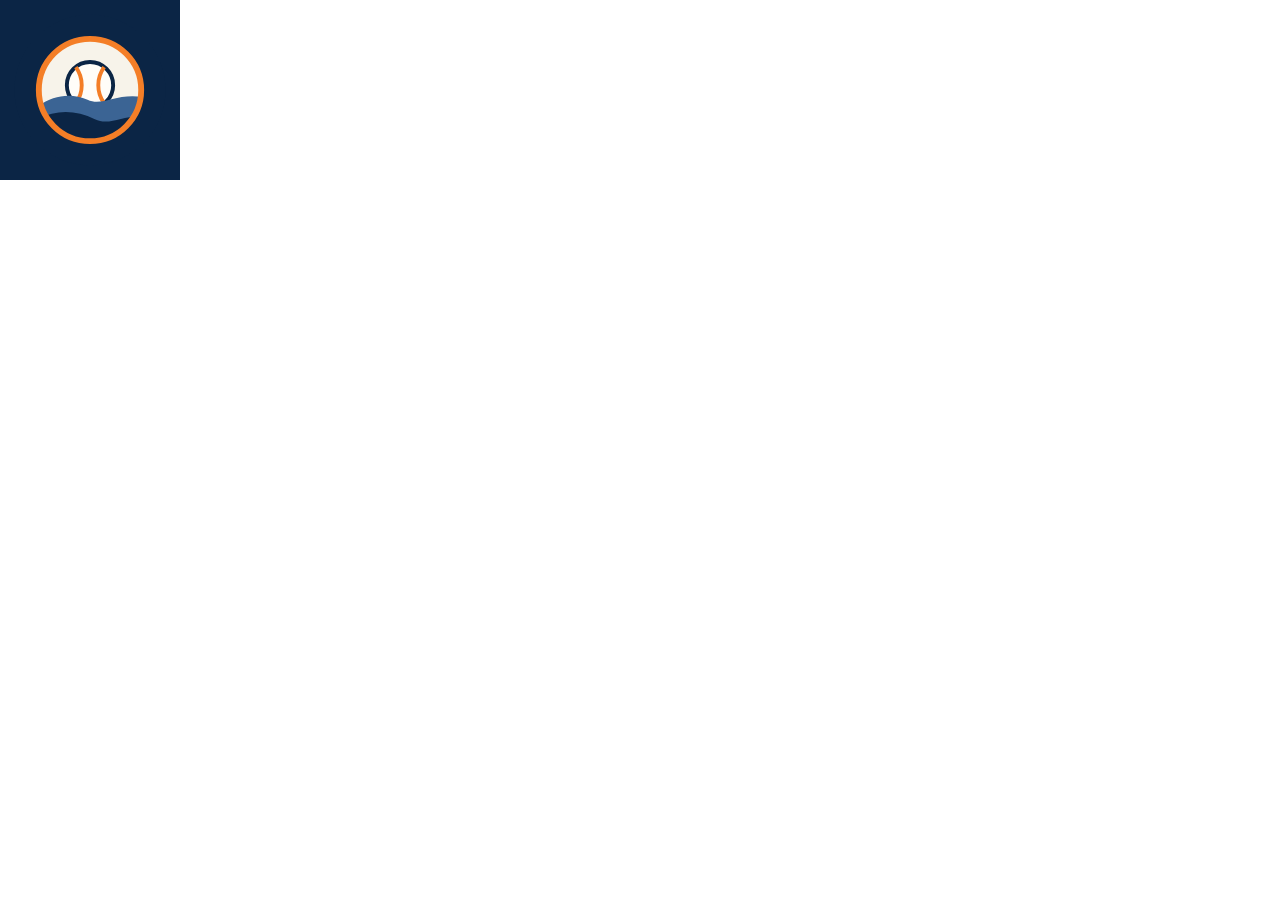
<file: tools/touch-icon.html>
<!doctype html><html><body style="margin:0;background:transparent"><div style="width:180px;height:180px;background:#0B2545;display:grid;place-items:center"><img src="../favicon.svg" width="156" height="156" style="display:block"></div></body></html>
</file>
<file: css/styles.css>
/* =========================================================
   Gettysburg Baseball Village
   ========================================================= */

:root {
  --navy: #0B2545;
  --navy-deep: #071A33;
  --navy-soft: #3B6494;
  --cream: #F7F3EA;
  --paper: #FFFDF8;
  --sand: #E6DDCB;
  --sand-dark: #D3C7AF;
  --orange: #F47E27;
  --orange-hover: #FF8F3D;
  --orange-ink: #A84B0C;
  --orange-light: #F9A469;
  --ink: #1B2433;
  --muted: #5B6575;

  --serif: 'Fraunces', Georgia, 'Times New Roman', serif;
  --sans: 'Figtree', system-ui, -apple-system, 'Segoe UI', sans-serif;
  --cond: 'Barlow Condensed', 'Arial Narrow', sans-serif;

  --gutter: clamp(16px, 4.5vw, 96px);
  --maxw: 1800px;
  --radius: 16px;
  --header-h: 5.25rem;
  --ease-out: cubic-bezier(.2, .7, .2, 1);
  --shadow-soft: 0 1px 2px rgba(11, 37, 69, .05), 0 12px 32px -12px rgba(11, 37, 69, .18);
}

/* ---------- Base ---------- */
*, *::before, *::after { box-sizing: border-box; }

html {
  font-size: clamp(16px, calc(.94vw + 2.4px), 22px);
  scroll-behavior: smooth;
  -webkit-text-size-adjust: 100%;
}

body {
  margin: 0;
  background: var(--cream);
  color: var(--ink);
  font-family: var(--sans);
  font-size: 1.0625rem;
  line-height: 1.65;
  -webkit-font-smoothing: antialiased;
  -moz-osx-font-smoothing: grayscale;
  overflow-x: hidden;
}

/* faint paper grain */
body::after {
  content: "";
  position: fixed;
  inset: 0;
  pointer-events: none;
  z-index: 200;
  opacity: .07;
  mix-blend-mode: multiply;
  background-image: url("data:image/svg+xml,%3Csvg xmlns='http://www.w3.org/2000/svg' width='180' height='180'%3E%3Cfilter id='n'%3E%3CfeTurbulence type='fractalNoise' baseFrequency='.85' numOctaves='3' stitchTiles='stitch'/%3E%3CfeColorMatrix values='0 0 0 0 0.3 0 0 0 0 0.25 0 0 0 0 0.2 0 0 0 .9 0'/%3E%3C/filter%3E%3Crect width='100%25' height='100%25' filter='url(%23n)'/%3E%3C/svg%3E");
}

img, svg { display: block; max-width: 100%; }
img { height: auto; }

a { color: var(--orange-ink); text-underline-offset: 3px; }

h1, h2, h3 { margin: 0; }
p { margin: 0 0 1em; }

::selection { background: var(--orange); color: var(--navy); }

:focus-visible {
  outline: 3px solid var(--orange);
  outline-offset: 3px;
  border-radius: 6px;
}

.sr-only {
  position: absolute !important;
  width: 1px; height: 1px;
  padding: 0; margin: -1px;
  overflow: hidden;
  clip: rect(0 0 0 0);
  white-space: nowrap;
  border: 0;
}

.skip-link {
  position: fixed;
  top: 12px; left: 12px;
  z-index: 300;
  padding: 10px 18px;
  background: var(--orange);
  color: var(--navy);
  font-weight: 700;
  border-radius: 999px;
  text-decoration: none;
  transform: translateY(-160%);
  transition: transform .2s;
}
.skip-link:focus { transform: none; }

.container {
  width: 100%;
  max-width: calc(var(--maxw) + 2 * var(--gutter));
  margin-inline: auto;
  padding-inline: var(--gutter);
}

section[id], footer[id] { scroll-margin-top: calc(4.25rem + 4px); }

/* ---------- Type helpers ---------- */
.eyebrow {
  display: inline-flex;
  align-items: center;
  gap: 12px;
  margin: 0 0 14px;
  font-family: var(--cond);
  font-weight: 600;
  font-size: .95rem;
  letter-spacing: .2em;
  text-transform: uppercase;
  color: var(--orange-ink);
}
.eyebrow::before {
  content: "";
  width: 26px;
  height: 2px;
  background: currentColor;
  opacity: .8;
}
.eyebrow-light { color: var(--cream); }
.eyebrow-light::before { background: var(--orange); opacity: 1; }
.eyebrow-orange { color: var(--orange-light); }

.section { padding: clamp(76px, 9.5vw, 132px) 0; }

.section-head {
  max-width: 760px;
  margin: 0 auto clamp(36px, 5vw, 56px);
  text-align: center;
}
.section-head .eyebrow { justify-content: center; }
.section-head-left { margin-inline: 0; margin-bottom: 30px; text-align: left; }
.section-head-left .eyebrow { justify-content: flex-start; }

.section-title {
  font-family: var(--serif);
  font-weight: 600;
  font-size: clamp(2.1rem, 4.4vw, 3.4rem);
  line-height: 1.06;
  letter-spacing: -.018em;
  color: var(--navy);
  font-variation-settings: "opsz" 120, "SOFT" 40;
  text-wrap: balance;
}

.section-lead {
  max-width: 58ch;
  margin: 20px auto 0;
  font-size: 1.15rem;
  color: var(--muted);
}

/* baseball-stitch underline that sews itself in */
.stitch {
  display: block;
  width: 116px;
  height: 10px;
  margin: 20px auto 0;
  background:
    repeating-linear-gradient(60deg, var(--orange) 0 2px, transparent 2px 8px) top / 100% 45% no-repeat,
    repeating-linear-gradient(-60deg, var(--orange) 0 2px, transparent 2px 8px) bottom / 100% 45% no-repeat;
  clip-path: inset(0 0 0 0);
}
.section-head-left .stitch { margin-left: 0; }
.js .stitch { clip-path: inset(0 100% 0 0); transition: clip-path 1.1s var(--ease-out) .35s; }
.js .is-in .stitch { clip-path: inset(0 0 0 0); }

/* ---------- Buttons ---------- */
.btn {
  position: relative;
  display: inline-flex;
  align-items: center;
  justify-content: center;
  gap: 10px;
  padding: 15px 28px;
  border: 2px solid transparent;
  border-radius: 999px;
  font: 700 1rem/1.1 var(--sans);
  letter-spacing: .01em;
  text-decoration: none;
  cursor: pointer;
  overflow: hidden;
  isolation: isolate;
  transition: transform .25s var(--ease-out), background-color .25s, border-color .25s, box-shadow .25s, color .25s;
}
.btn-orange {
  background: var(--orange);
  color: var(--navy);
  box-shadow: 0 10px 24px -10px rgba(244, 126, 39, .75);
}
.btn-orange::after {
  content: "";
  position: absolute;
  inset: 0;
  z-index: -1;
  background: linear-gradient(110deg, transparent 30%, rgba(255, 255, 255, .45) 50%, transparent 70%);
  transform: translateX(-120%);
  transition: transform .7s var(--ease-out);
}
.btn-orange:hover { background: var(--orange-hover); transform: translateY(-2px); box-shadow: 0 16px 30px -12px rgba(244, 126, 39, .85); }
.btn-orange:hover::after { transform: translateX(120%); }
.btn-ghost {
  color: var(--cream);
  border-color: rgba(247, 243, 234, .55);
  background: rgba(7, 26, 51, .15);
  backdrop-filter: blur(6px);
  -webkit-backdrop-filter: blur(6px);
}
.btn-ghost:hover { border-color: var(--cream); background: rgba(247, 243, 234, .14); transform: translateY(-2px); }
.btn-sm { padding: 10px 22px; font-size: .95rem; }
.btn-arrow { width: 18px; height: 18px; transition: transform .25s var(--ease-out); }
.btn:hover .btn-arrow { transform: translateX(4px); }

/* ---------- Scroll progress ---------- */
.scroll-progress {
  position: fixed;
  top: 0; left: 0; right: 0;
  height: 3px;
  z-index: 120;
  pointer-events: none;
}
.scroll-progress span {
  display: block;
  height: 100%;
  background: var(--orange);
  transform: scaleX(0);
  transform-origin: 0 50%;
}

/* ---------- Header ---------- */
.site-header {
  position: fixed;
  top: 0; left: 0; right: 0;
  z-index: 100;
  color: var(--cream);
  transition: background-color .35s, box-shadow .35s, backdrop-filter .35s;
}
.site-header.is-scrolled,
.menu-open .site-header {
  background: rgba(11, 37, 69, .94);
  backdrop-filter: blur(14px) saturate(140%);
  -webkit-backdrop-filter: blur(14px) saturate(140%);
  box-shadow: 0 10px 30px -18px rgba(0, 0, 0, .6);
}
.header-inner {
  display: flex;
  align-items: center;
  gap: 28px;
  height: var(--header-h);
  transition: height .35s var(--ease-out);
}
.is-scrolled .header-inner { height: 4.25rem; }

.brand {
  display: flex;
  align-items: center;
  gap: 12px;
  color: inherit;
  text-decoration: none;
  margin-right: auto;
}
.brand-badge {
  width: 3.5rem; height: 3.5rem;
  flex: none;
  filter: drop-shadow(0 4px 10px rgba(0, 0, 0, .3));
  transition: width .35s var(--ease-out), height .35s var(--ease-out), transform .6s var(--ease-out);
}
.brand:hover .brand-badge { transform: rotate(-10deg); }
.is-scrolled .brand-badge { width: 2.875rem; height: 2.875rem; }
.brand-text { display: flex; flex-direction: column; line-height: 1; }
.brand-name {
  font-family: var(--serif);
  font-weight: 600;
  font-size: 1.4rem;
  letter-spacing: -.01em;
  font-variation-settings: "opsz" 72, "SOFT" 50;
}
.brand-sub {
  margin-top: 4px;
  font-family: var(--cond);
  font-weight: 600;
  font-size: .78rem;
  letter-spacing: .28em;
  text-transform: uppercase;
  color: var(--orange-light);
}

.main-nav ul {
  display: flex;
  gap: 4px;
  margin: 0; padding: 0;
  list-style: none;
}
.main-nav a {
  position: relative;
  display: block;
  padding: 8px 12px;
  color: var(--cream);
  font-weight: 500;
  font-size: .97rem;
  text-decoration: none;
  opacity: .88;
  transition: opacity .2s;
}
.main-nav a::after {
  content: "";
  position: absolute;
  left: 12px; right: 12px; bottom: 2px;
  height: 2px;
  background: var(--orange);
  transform: scaleX(0);
  transform-origin: 0 50%;
  transition: transform .3s var(--ease-out);
}
.main-nav a:hover, .main-nav a.is-active { opacity: 1; }
.main-nav a:hover::after, .main-nav a.is-active::after { transform: scaleX(1); }

.menu-toggle {
  display: none;
  width: 46px; height: 46px;
  margin-right: -8px;
  padding: 0;
  border: 0;
  background: none;
  color: var(--cream);
  cursor: pointer;
}
.menu-bars { position: relative; display: block; width: 24px; height: 12px; margin: 0 auto; }
.menu-bars span {
  position: absolute;
  left: 0; right: 0;
  height: 2px;
  border-radius: 2px;
  background: currentColor;
  transition: transform .35s var(--ease-out), top .35s var(--ease-out);
}
.menu-bars span:first-child { top: 0; }
.menu-bars span:last-child { top: 10px; }
.menu-toggle[aria-expanded="true"] .menu-bars span:first-child { top: 5px; transform: rotate(45deg); }
.menu-toggle[aria-expanded="true"] .menu-bars span:last-child { top: 5px; transform: rotate(-45deg); }

.mobile-menu {
  position: fixed;
  inset: 0;
  z-index: 90;
  display: flex;
  flex-direction: column;
  padding: calc(var(--header-h) + 32px) var(--gutter) 40px;
  background:
    radial-gradient(circle at 100% 100%, rgba(244, 126, 39, .22), transparent 50%),
    var(--navy);
  visibility: hidden;
  opacity: 0;
  transition: opacity .35s, visibility 0s linear .35s;
}
.mobile-menu.is-open { visibility: visible; opacity: 1; transition: opacity .35s; }
.mobile-menu ul { margin: 0 0 36px; padding: 0; list-style: none; }
.mobile-menu li {
  border-bottom: 1px solid rgba(247, 243, 234, .12);
  opacity: 0;
  transform: translateY(16px);
  transition: opacity .4s, transform .5s var(--ease-out);
}
.mobile-menu.is-open li { opacity: 1; transform: none; }
.mobile-menu.is-open li:nth-child(2) { transition-delay: .05s; }
.mobile-menu.is-open li:nth-child(3) { transition-delay: .1s; }
.mobile-menu.is-open li:nth-child(4) { transition-delay: .15s; }
.mobile-menu.is-open li:nth-child(5) { transition-delay: .2s; }
.mobile-menu a:not(.btn) {
  display: block;
  padding: 16px 0;
  color: var(--cream);
  font-family: var(--serif);
  font-size: 2rem;
  font-weight: 500;
  text-decoration: none;
}
.mobile-menu .btn { align-self: flex-start; }
.menu-open { overflow: hidden; }

/* ---------- Hero ---------- */
.hero {
  position: relative;
  display: flex;
  min-height: clamp(680px, 100svh, 1120px);
  overflow: hidden;
  background: var(--navy-deep);
  color: var(--cream);
}
.hero-media {
  position: absolute;
  inset: -6% 0 -6%;
}
.hero-media img {
  width: 100%;
  height: 100%;
  object-fit: cover;
  object-position: 62% 60%;
  filter: saturate(.86) contrast(1.04);
  animation: kenburns 22s var(--ease-out) both;
}
@keyframes kenburns {
  from { transform: scale(1.14); }
  to { transform: scale(1); }
}
.hero-shade {
  position: absolute;
  inset: 0;
  background:
    radial-gradient(ellipse 70% 65% at 18% 70%, rgba(7, 26, 51, .55), transparent 70%),
    linear-gradient(90deg, rgba(7, 26, 51, .78) 0%, rgba(7, 26, 51, .5) 38%, rgba(7, 26, 51, .08) 68%, transparent 85%),
    linear-gradient(180deg, rgba(7, 26, 51, .6) 0%, rgba(7, 26, 51, .1) 26%, rgba(7, 26, 51, .15) 58%, rgba(7, 26, 51, .7) 100%);
}
.hero-content {
  position: relative;
  z-index: 2;
  display: flex;
  flex-direction: column;
  justify-content: flex-end;
  padding-top: calc(var(--header-h) + 48px);
  padding-bottom: clamp(150px, 15vw, 250px);
}
.hero-title {
  display: flex;
  flex-direction: column;
  font-family: var(--serif);
  font-weight: 600;
  font-size: clamp(3.4rem, 7.6vw, 8.6rem);
  line-height: .94;
  letter-spacing: -.025em;
  font-variation-settings: "opsz" 144, "SOFT" 30;
  text-shadow: 0 2px 30px rgba(7, 26, 51, .35);
}
.hero-title em {
  font-style: italic;
  font-weight: 400;
  font-variation-settings: "opsz" 144, "SOFT" 100;
  color: var(--cream);
}
.hero-tagline {
  max-width: 34rem;
  margin: 26px 0 32px;
  font-size: clamp(1.08rem, 1.6vw, 1.25rem);
  line-height: 1.55;
  color: rgba(247, 243, 234, .9);
}
.hero-actions { display: flex; flex-wrap: wrap; gap: 14px; }
.hero-facts {
  display: flex;
  flex-wrap: wrap;
  gap: 10px 28px;
  margin: 36px 0 0;
  padding: 0;
  list-style: none;
  font-family: var(--cond);
  font-size: 1rem;
  letter-spacing: .12em;
  text-transform: uppercase;
  color: rgba(247, 243, 234, .78);
}
.hero-facts li { display: flex; align-items: baseline; gap: 6px; }
.hero-facts li + li::before {
  content: "";
  width: 5px; height: 5px;
  margin-right: 18px;
  border-radius: 50%;
  background: var(--orange);
  align-self: center;
}
.hero-facts strong { color: var(--cream); font-weight: 700; }

.hero-anim { animation: rise 1s var(--ease-out) both; animation-delay: calc(var(--i, 0) * 110ms + 250ms); }
@keyframes rise {
  from { opacity: 0; transform: translateY(26px); }
  to { opacity: 1; transform: none; }
}

.hero-hills {
  position: absolute;
  left: 0; right: 0; bottom: -1px;
  z-index: 3;
  width: 100%;
  height: clamp(70px, 11vw, 170px);
}
/* seal the seam between the hills and the page below */
.hero::after {
  content: "";
  position: absolute;
  left: 0; right: 0; bottom: 0;
  z-index: 3;
  height: 4px;
  background: var(--cream);
}
.hill-back { fill: var(--cream); opacity: .38; }
.hill-front { fill: var(--cream); }

/* ---------- Scoreboard countdown ---------- */
.countdown-wrap {
  position: relative;
  z-index: 4;
  margin-top: clamp(-130px, -8vw, -56px);
}
.scoreboard {
  display: grid;
  grid-template-columns: 1fr auto auto;
  align-items: center;
  gap: 24px 40px;
  padding: clamp(22px, 3vw, 32px) clamp(22px, 3.4vw, 40px);
  border-radius: 20px;
  color: var(--cream);
  background:
    radial-gradient(circle at 0% 0%, rgba(59, 100, 148, .45), transparent 55%),
    var(--navy);
  box-shadow:
    inset 0 0 0 6px var(--navy),
    inset 0 0 0 7px rgba(244, 126, 39, .4),
    0 30px 60px -28px rgba(7, 26, 51, .65);
}
.scoreboard .eyebrow { margin-bottom: 6px; }
.scoreboard-title {
  font-family: var(--serif);
  font-weight: 500;
  font-size: clamp(1.45rem, 2.4vw, 1.9rem);
  line-height: 1.15;
  font-variation-settings: "opsz" 72, "SOFT" 50;
}
.scoreboard-tiles { display: flex; gap: 10px; }
.tile {
  display: flex;
  flex-direction: column;
  align-items: center;
  gap: 4px;
  perspective: 300px;
}
.tile-num {
  position: relative;
  display: block;
  min-width: 78px;
  padding: 8px 12px 6px;
  border-radius: 9px;
  background: linear-gradient(180deg, #0E2C52 0 50%, #082040 50% 100%);
  box-shadow: inset 0 1px 0 rgba(255, 255, 255, .08), 0 6px 14px -6px rgba(0, 0, 0, .6);
  font-family: var(--cond);
  font-weight: 700;
  font-size: clamp(2.2rem, 4vw, 3rem);
  line-height: 1;
  text-align: center;
  font-variant-numeric: tabular-nums;
  color: var(--cream);
  transform-origin: 50% 50%;
}
.tile-num::after {
  content: "";
  position: absolute;
  left: 0; right: 0; top: 50%;
  height: 1px;
  background: rgba(0, 0, 0, .45);
}
.tile-num.flip { animation: flip .55s var(--ease-out); }
@keyframes flip {
  from { transform: rotateX(-85deg); opacity: .25; }
  to { transform: none; opacity: 1; }
}
.tile-label {
  font-family: var(--cond);
  font-weight: 600;
  font-size: .78rem;
  letter-spacing: .22em;
  text-transform: uppercase;
  color: var(--orange-light);
}
.scoreboard-link {
  display: inline-flex;
  align-items: center;
  gap: 8px;
  max-width: 15rem;
  color: var(--cream);
  font-weight: 600;
  line-height: 1.35;
  text-decoration: none;
}
.scoreboard-link svg { width: 18px; height: 18px; flex: none; color: var(--orange); transition: transform .25s var(--ease-out); }
.scoreboard-link:hover { color: var(--orange-light); }
.scoreboard-link:hover svg { transform: translateX(4px); }
.scoreboard.is-live .scoreboard-tiles { display: none; }

/* ---------- Tournaments ---------- */
.tournaments { padding: clamp(72px, 9vw, 120px) 0 clamp(24px, 4vw, 48px); }

.age-filter {
  display: flex;
  flex-direction: column;
  align-items: center;
  gap: 12px;
  margin-bottom: 40px;
}
.age-filter-label {
  font-family: var(--cond);
  font-weight: 600;
  font-size: .85rem;
  letter-spacing: .2em;
  text-transform: uppercase;
  color: var(--muted);
}
.chips { display: flex; flex-wrap: wrap; justify-content: center; gap: 8px; }
.chip {
  min-width: 52px;
  padding: 8px 16px;
  border: 1.5px solid var(--sand-dark);
  border-radius: 999px;
  background: var(--paper);
  color: var(--navy);
  font: 600 1rem/1 var(--cond);
  letter-spacing: .06em;
  cursor: pointer;
  transition: background-color .2s, color .2s, border-color .2s, transform .2s var(--ease-out);
}
.chip:hover { border-color: var(--navy); transform: translateY(-1px); }
.chip.is-active { background: var(--navy); border-color: var(--navy); color: var(--cream); }
.filter-status { margin: 0; font-size: .92rem; color: var(--muted); min-height: 1.5em; }

.tickets {
  display: flex;
  flex-wrap: wrap;
  justify-content: center;
  gap: 20px;
  margin: 0;
  padding: 0;
  list-style: none;
}
.ticket-wrap {
  display: flex;
  flex: 0 1 calc((100% - 4 * 20px) / 5);
  min-width: 0;
  filter: drop-shadow(0 2px 3px rgba(11, 37, 69, .06)) drop-shadow(0 14px 22px rgba(11, 37, 69, .1));
}
.ticket {
  --stub: 6.75rem;
  position: relative;
  display: flex;
  flex-direction: column;
  width: 100%;
  border-radius: var(--radius);
  background: var(--paper);
  -webkit-mask:
    radial-gradient(circle at 0 calc(100% - var(--stub)), #0000 11px, #000 11.5px) left / 51% 100% no-repeat,
    radial-gradient(circle at 100% calc(100% - var(--stub)), #0000 11px, #000 11.5px) right / 51% 100% no-repeat;
  mask:
    radial-gradient(circle at 0 calc(100% - var(--stub)), #0000 11px, #000 11.5px) left / 51% 100% no-repeat,
    radial-gradient(circle at 100% calc(100% - var(--stub)), #0000 11px, #000 11.5px) right / 51% 100% no-repeat;
  transition: transform .4s var(--ease-out), opacity .4s, filter .4s;
}
.ticket::before {
  content: "";
  position: absolute;
  top: 0; left: 0; right: 0;
  height: 5px;
  background: var(--orange);
  transform: scaleX(0);
  transform-origin: 0 50%;
  transition: transform .5s var(--ease-out);
}
.ticket-wrap:hover .ticket { transform: translateY(-8px) rotate(-.6deg); }
.ticket-wrap:hover .ticket::before, .ticket.is-featured::before { transform: scaleX(1); }

.ticket-main { flex: 1; padding: 24px 22px 18px; }
.ticket-top { display: flex; justify-content: space-between; align-items: baseline; }
.ticket-month {
  font-family: var(--cond);
  font-weight: 700;
  font-size: 1rem;
  letter-spacing: .18em;
  text-transform: uppercase;
  color: var(--orange-ink);
}
.ticket-no {
  font-family: var(--cond);
  font-weight: 500;
  font-size: .9rem;
  letter-spacing: .08em;
  color: var(--muted);
}
.ticket-flag {
  display: inline-block;
  margin-top: 12px;
  padding: 4px 9px 3px;
  border-radius: 4px;
  background: var(--orange);
  color: var(--navy);
  font-family: var(--cond);
  font-weight: 700;
  font-size: .74rem;
  letter-spacing: .14em;
  text-transform: uppercase;
}
.ticket-name {
  margin: 14px 0 12px;
  font-family: var(--serif);
  font-weight: 600;
  font-size: 1.42rem;
  line-height: 1.12;
  color: var(--navy);
  font-variation-settings: "opsz" 48, "SOFT" 40;
}
.ticket-date {
  display: flex;
  align-items: center;
  gap: 8px;
  margin: 0;
  font-size: .95rem;
  color: var(--muted);
}
.ticket-date svg { width: 18px; height: 18px; color: var(--navy-soft); }
.ticket-stub {
  display: flex;
  flex-direction: column;
  justify-content: space-between;
  height: var(--stub);
  margin: 0 14px;
  padding: 16px 8px 18px;
  border-top: 2px dashed rgba(11, 37, 69, .18);
}
.ticket-ages {
  margin: 0;
  font-family: var(--cond);
  font-weight: 700;
  font-size: 1.4rem;
  line-height: 1;
  color: var(--navy);
}
.ticket-ages span {
  display: block;
  margin-bottom: 4px;
  font-weight: 500;
  font-size: .8rem;
  letter-spacing: .16em;
  text-transform: uppercase;
  color: var(--muted);
}
.ticket-more {
  align-self: flex-start;
  font-weight: 700;
  font-size: .95rem;
  text-decoration: none;
}
.ticket-more span[aria-hidden] { display: inline-block; transition: transform .25s var(--ease-out); }
.ticket-more:hover span[aria-hidden] { transform: translateX(4px); }
/* stretch the Learn More hit area across the whole ticket */
.ticket-more::after { content: ""; position: absolute; inset: 0; }

.ticket-wrap.is-dim .ticket { opacity: .38; filter: grayscale(.85); transform: scale(.96); }
.ticket-wrap.is-dim:hover .ticket { transform: scale(.96); }

/* register band */
.register {
  position: relative;
  display: grid;
  grid-template-columns: 1.1fr 1fr;
  align-items: center;
  gap: 28px 48px;
  margin-top: clamp(56px, 7vw, 84px);
  padding: clamp(28px, 4.4vw, 52px);
  border-radius: 22px;
  overflow: hidden;
  color: rgba(247, 243, 234, .82);
  background:
    radial-gradient(circle at 0% 100%, rgba(59, 100, 148, .55), transparent 55%),
    var(--navy);
  box-shadow: 0 30px 60px -32px rgba(7, 26, 51, .6);
  scroll-margin-top: 100px;
}
/* oversized badge watermark peeking in from the right */
.register::before {
  content: "";
  position: absolute;
  top: 50%;
  right: -90px;
  width: 360px;
  aspect-ratio: 1;
  background: url("../images/logo-badge.svg") center / contain no-repeat;
  opacity: .07;
  transform: translateY(-50%) rotate(-12deg);
  pointer-events: none;
}
.register > * { position: relative; }
.register-title {
  margin-bottom: 10px;
  font-family: var(--serif);
  font-weight: 500;
  font-size: clamp(1.7rem, 3vw, 2.3rem);
  line-height: 1.1;
  color: var(--cream);
  font-variation-settings: "opsz" 96, "SOFT" 50;
}
.register-copy p:last-child { margin: 0; }
.register-form .field {
  display: flex;
  gap: 6px;
  padding: 6px;
  border-radius: 999px;
  background: var(--paper);
  transition: box-shadow .25s;
}
.register-form .field:focus-within { box-shadow: 0 0 0 3px var(--orange); }
.register-form input {
  flex: 1;
  min-width: 0;
  padding: 0 18px;
  border: 0;
  background: transparent;
  color: var(--ink);
  font: 500 1rem var(--sans);
}
.register-form input:focus { outline: none; }
.register-form input::placeholder { color: #8A90A0; }
.register-form .btn { flex: none; padding: 13px 24px; }
.form-note { margin: 12px 0 0 18px; font-size: .88rem; color: rgba(247, 243, 234, .62); }
.form-note.is-error { color: var(--orange-light); }
.register-form.is-done .field { box-shadow: 0 0 0 3px #7BC59A; }
.register-form.is-done .form-note { color: #A8E0BE; }

/* ---------- Village ---------- */
.village-grid {
  display: grid;
  grid-template-columns: 1fr 1.05fr;
  align-items: center;
  gap: clamp(48px, 7vw, 104px);
}
.village-copy > p { max-width: 60ch; font-size: 1.12rem; }
.pull-quote {
  margin: 30px 0 36px;
  padding-left: 24px;
  border-left: 3px solid var(--orange);
}
.pull-quote p {
  margin: 0;
  font-family: var(--serif);
  font-style: italic;
  font-weight: 400;
  font-size: clamp(1.4rem, 2.2vw, 1.7rem);
  line-height: 1.32;
  color: var(--navy);
  font-variation-settings: "opsz" 72, "SOFT" 100;
}
.features {
  display: grid;
  grid-template-columns: 1fr 1fr;
  gap: 26px 30px;
  margin: 0;
  padding: 0;
  list-style: none;
}
.feature { display: flex; gap: 14px; }
.feature-icon {
  display: grid;
  place-items: center;
  flex: none;
  width: 46px; height: 46px;
  border-radius: 50%;
  background: var(--paper);
  border: 1px solid var(--sand);
  color: var(--navy);
  box-shadow: var(--shadow-soft);
}
.feature-icon svg { width: 22px; height: 22px; }
.feature h3 { margin: 2px 0 4px; font-size: 1.02rem; font-weight: 700; color: var(--navy); }
.feature p { margin: 0; font-size: .95rem; line-height: 1.5; color: var(--muted); }

.mosaic { position: relative; width: 100%; max-width: 760px; margin-left: auto; aspect-ratio: 1 / 1.08; }
.mosaic-item {
  position: absolute;
  margin: 0;
  overflow: hidden;
  border: 6px solid var(--paper);
  border-radius: 18px;
  background: var(--sand);
  box-shadow: 0 24px 50px -24px rgba(11, 37, 69, .45);
}
.mosaic-item img {
  width: 100%;
  height: 100%;
  object-fit: cover;
  transition: transform 1.2s var(--ease-out);
}
.mosaic-item:hover img { transform: scale(1.05); }
.m1 { left: 0; top: 0; width: 57%; height: 70%; }
.m2 { right: 0; top: 10%; width: 40%; height: 34%; }
.m3 { right: 3%; bottom: 0; width: 60%; height: 45%; z-index: 1; }
.mosaic-badge {
  position: absolute;
  left: 7%;
  bottom: 4%;
  width: clamp(88px, 11vw, 132px);
  z-index: 2;
}
.mosaic-badge svg {
  width: 100%;
  height: auto;
  aspect-ratio: 1;
  filter: drop-shadow(0 14px 22px rgba(11, 37, 69, .35));
  animation: spin-slow 40s linear infinite;
}
@keyframes spin-slow { to { transform: rotate(360deg); } }

/* ---------- Housing ---------- */
.housing {
  background:
    linear-gradient(180deg, rgba(230, 221, 203, .45), rgba(230, 221, 203, 0) 40%),
    var(--paper);
  border-top: 1px solid var(--sand);
  border-bottom: 1px solid var(--sand);
}
.housing-grid {
  display: grid;
  grid-template-columns: 1.1fr 1fr;
  align-items: center;
  gap: clamp(44px, 7vw, 100px);
}
.housing-photo {
  position: relative;
  margin: 0;
  aspect-ratio: 4 / 3.5;
  border-radius: 20px;
  overflow: hidden;
  background: var(--sand);
  box-shadow: 0 30px 60px -30px rgba(11, 37, 69, .5);
}
.housing-photo > img { width: 100%; height: 100%; object-fit: cover; }
/* curtain reveal: a paper-colored panel slides off the photo */
.js .wipe::before {
  content: "";
  position: absolute;
  inset: -1px;
  z-index: 2;
  background: var(--paper);
  transform-origin: 100% 50%;
  transition: transform 1.3s cubic-bezier(.7, 0, .2, 1);
}
.js .wipe > img { transform: scale(1.18); transition: transform 1.9s var(--ease-out); }
.js .wipe .housing-caption { opacity: 0; transform: translateY(12px); transition: opacity .7s 1s, transform .7s var(--ease-out) 1s; }
.js .wipe.is-in::before { transform: scaleX(0); }
.js .wipe.is-in > img { transform: none; }
.js .wipe.is-in .housing-caption { opacity: 1; transform: none; }
.housing-caption {
  position: absolute;
  left: 18px;
  bottom: 18px;
  display: flex;
  flex-direction: column;
  gap: 2px;
  padding: 12px 14px 8px;
  z-index: 3;
  border-radius: 12px;
  background: #04346F;
  box-shadow: 0 12px 26px -12px rgba(0, 0, 0, .55);
}
.caption-label {
  padding-left: 7px;
  font-family: var(--cond);
  font-weight: 600;
  font-size: .72rem;
  letter-spacing: .22em;
  text-transform: uppercase;
  color: var(--orange-light);
}
.college-mark { width: 150px; height: auto; }
.housing-copy > p { max-width: 60ch; font-size: 1.12rem; }
.pillars { margin: 28px 0 0; padding: 0; list-style: none; }
.pillar {
  display: flex;
  gap: 20px;
  padding: 22px 0;
  border-top: 1px solid var(--sand-dark);
}
.pillar:last-child { border-bottom: 1px solid var(--sand-dark); }
.pillar-no {
  flex: none;
  padding-top: 6px;
  font-family: var(--cond);
  font-weight: 700;
  font-size: 1rem;
  letter-spacing: .1em;
  color: var(--orange-ink);
}
.pillar h3 {
  margin-bottom: 4px;
  font-family: var(--serif);
  font-weight: 600;
  font-size: 1.55rem;
  color: var(--navy);
  font-variation-settings: "opsz" 60, "SOFT" 40;
}
.pillar p { margin: 0; color: var(--muted); }

/* ---------- Visit ---------- */
.visit-grid {
  display: grid;
  grid-template-columns: repeat(4, 1fr);
  gap: 22px;
}
.visit-card {
  display: flex;
  flex-direction: column;
  overflow: hidden;
  border-radius: var(--radius);
  background: var(--paper);
  box-shadow: var(--shadow-soft);
  transition: transform .4s var(--ease-out), box-shadow .4s, opacity .8s, translate .8s;
}
.visit-card:hover { box-shadow: 0 2px 4px rgba(11, 37, 69, .06), 0 26px 44px -18px rgba(11, 37, 69, .3); }
.visit-img { aspect-ratio: 4 / 3; overflow: hidden; background: var(--sand); }
.visit-img img { width: 100%; height: 100%; object-fit: cover; transition: transform 1s var(--ease-out); }
.visit-card:hover .visit-img img { transform: scale(1.06); }
.visit-body { padding: 20px 22px 24px; }
.visit-tag {
  font-family: var(--cond);
  font-weight: 600;
  font-size: .8rem;
  letter-spacing: .18em;
  text-transform: uppercase;
  color: var(--orange-ink);
}
.visit-body h3 {
  margin: 6px 0 8px;
  font-family: var(--serif);
  font-weight: 600;
  font-size: 1.3rem;
  line-height: 1.18;
  color: var(--navy);
  font-variation-settings: "opsz" 48, "SOFT" 40;
}
.visit-body p { margin: 0; font-size: .96rem; line-height: 1.55; color: var(--muted); }

/* ---------- Footer ---------- */
.visit { padding-bottom: clamp(64px, 8vw, 104px); }
.site-footer { margin-top: 0; }
.fence { width: 100%; height: 56px; margin-bottom: -1px; }
.footer-main {
  padding: 64px 0 30px;
  background: var(--navy);
  color: rgba(247, 243, 234, .78);
}
.footer-grid {
  display: grid;
  grid-template-columns: 1.3fr .9fr 1.35fr 1.15fr;
  gap: 40px;
}
.footer-badge { width: 112px; height: 112px; margin-bottom: 18px; }
.footer-brand p { max-width: 28ch; margin-bottom: 22px; }
.footer-head {
  margin-bottom: 18px;
  font-family: var(--cond);
  font-weight: 700;
  font-size: .88rem;
  letter-spacing: .22em;
  text-transform: uppercase;
  color: var(--orange-light);
}
.footer-col ul { margin: 0; padding: 0; list-style: none; }
.footer-col li { margin-bottom: 10px; }
.footer-col a { color: rgba(247, 243, 234, .85); text-decoration: none; transition: color .2s; }
.footer-col a:hover { color: var(--orange-light); }
.contact-list a { word-break: break-word; }
.socials { display: flex; flex-wrap: wrap; gap: 8px; }
.socials li { margin: 0; }
.socials a {
  display: grid;
  place-items: center;
  width: 42px; height: 42px;
  border: 1px solid rgba(247, 243, 234, .22);
  border-radius: 50%;
  color: var(--cream);
  transition: background-color .25s, color .25s, border-color .25s, transform .25s var(--ease-out);
}
.socials a:hover { background: var(--orange); border-color: var(--orange); color: var(--navy); transform: translateY(-3px); }
.socials svg { width: 20px; height: 20px; }
.footer-bottom {
  display: flex;
  flex-wrap: wrap;
  justify-content: space-between;
  gap: 8px 24px;
  position: relative;
  margin-top: 52px;
  padding-top: 22px;
  font-size: .86rem;
  color: rgba(247, 243, 234, .6);
}
.footer-bottom::before {
  content: "";
  position: absolute;
  top: 0;
  left: var(--gutter);
  right: var(--gutter);
  height: 1px;
  background: rgba(247, 243, 234, .12);
}
.footer-bottom p { margin: 0; }
.footer-bottom a { color: rgba(247, 243, 234, .8); }
.footer-bottom a:hover { color: var(--orange-light); }
.credits { flex-basis: 100%; }
.credits summary {
  display: inline-flex;
  align-items: center;
  gap: 6px;
  cursor: pointer;
  list-style: none;
  color: rgba(247, 243, 234, .8);
  text-decoration: underline;
  text-underline-offset: 3px;
}
.credits summary::-webkit-details-marker { display: none; }
.credits summary::after { content: "+"; font-weight: 700; color: var(--orange-light); text-decoration: none; }
.credits[open] summary::after { content: "–"; }
.credits ul {
  columns: 2 320px;
  column-gap: 32px;
  margin: 14px 0 10px;
  padding: 0;
  list-style: none;
}
.credits li { break-inside: avoid; margin-bottom: 6px; line-height: 1.5; }
.credits p { font-size: .8rem; }

/* ---------- Tournament dialog ---------- */
.t-dialog {
  width: calc(100% - 32px);
  max-width: 520px;
  padding: 0;
  border: 0;
  border-radius: 22px;
  background: var(--paper);
  color: var(--ink);
  box-shadow: 0 40px 80px -30px rgba(7, 26, 51, .7);
}
.t-dialog::backdrop {
  background: rgba(7, 26, 51, .62);
  backdrop-filter: blur(4px);
  -webkit-backdrop-filter: blur(4px);
}
.t-dialog[open] { animation: pop .4s var(--ease-out); }
@keyframes pop {
  from { opacity: 0; transform: translateY(18px) scale(.97); }
  to { opacity: 1; transform: none; }
}
.t-dialog-inner { position: relative; padding: 32px; }
.t-close {
  position: absolute;
  top: 14px; right: 14px;
  display: grid;
  place-items: center;
  width: 40px; height: 40px;
  border: 0;
  border-radius: 50%;
  background: var(--cream);
  color: var(--navy);
  cursor: pointer;
  transition: background-color .2s;
}
.t-close:hover { background: var(--sand); }
.t-close svg { width: 18px; height: 18px; }
.t-dialog-head { display: flex; align-items: center; gap: 16px; padding-right: 36px; }
.t-badge { width: 64px; height: 64px; flex: none; }
.t-dialog .eyebrow { margin-bottom: 4px; color: var(--orange-ink); }
.t-dialog h2 {
  font-family: var(--serif);
  font-weight: 600;
  font-size: 1.75rem;
  line-height: 1.1;
  color: var(--navy);
}
.t-facts { margin: 24px 0 16px; }
.t-facts div {
  display: grid;
  grid-template-columns: 112px 1fr;
  gap: 12px;
  padding: 11px 0;
  border-bottom: 1px dashed var(--sand-dark);
}
.t-facts dt {
  font-family: var(--cond);
  font-weight: 600;
  font-size: .85rem;
  letter-spacing: .14em;
  text-transform: uppercase;
  color: var(--muted);
  padding-top: 2px;
}
.t-facts dd { margin: 0; font-weight: 600; color: var(--navy); }
.t-note { margin-bottom: 22px; font-size: .9rem; font-style: italic; color: var(--muted); }

/* ---------- Scroll reveal ---------- */
.js .reveal {
  opacity: 0;
  transform: translateY(30px);
  transition: opacity .9s ease, transform .9s var(--ease-out);
  transition-delay: calc(var(--d, 0) * 90ms);
}
.js .reveal.is-in { opacity: 1; transform: none; }
.js .visit-card.reveal { transition: opacity .9s ease calc(var(--d, 0) * 90ms), transform .9s var(--ease-out) calc(var(--d, 0) * 90ms), box-shadow .4s; }

/* ---------- Responsive ---------- */
@media (max-width: 1100px) {
  .ticket-wrap { flex-basis: calc((100% - 2 * 20px) / 3); }
  .visit-grid { grid-template-columns: repeat(2, 1fr); }
  .footer-grid { grid-template-columns: 1fr 1fr; }
  .scoreboard { grid-template-columns: 1fr auto; }
  .scoreboard-link { grid-column: 1 / -1; max-width: none; }
}

@media (max-width: 960px) {
  .main-nav { display: none; }
  .menu-toggle { display: block; }
  .header-inner { gap: 14px; }
  .village-grid, .housing-grid { grid-template-columns: 1fr; }
  .mosaic { max-width: 620px; width: 100%; margin-inline: auto; }
  .housing-photo { order: 2; }
  .register { grid-template-columns: 1fr; }
}

@media (max-width: 760px) {
  :root { --header-h: 72px; }
  .brand-badge { width: 46px; height: 46px; }
  .is-scrolled .brand-badge { width: 40px; height: 40px; }
  .is-scrolled .header-inner { height: 62px; }
  .brand-name { font-size: 1.18rem; }
  .brand-sub { font-size: .68rem; letter-spacing: .22em; }
  .scoreboard { grid-template-columns: 1fr; text-align: center; }
  .scoreboard .eyebrow { justify-content: center; }
  .scoreboard-tiles { justify-content: center; }
  .scoreboard-link { justify-content: center; margin-inline: auto; }
  .tile-num { min-width: 0; width: 100%; }
  .tile { flex: 1; }
  .features { grid-template-columns: 1fr; }
  .ticket-wrap { flex-basis: 100%; }
  .ticket { --stub: 6rem; }
  .ticket-main { padding-bottom: 16px; }
  .ticket-stub { flex-direction: row; align-items: flex-end; height: var(--stub); }
  .ticket-more { align-self: flex-end; }
  .visit-grid { grid-template-columns: 1fr; }
  .footer-grid { grid-template-columns: 1fr; gap: 34px; }
  .hero-media img { object-position: 78% 60%; }
  .hero-facts { font-size: .9rem; gap: 6px 18px; }
  .hero-facts li + li::before { margin-right: 12px; }
}

@media (max-width: 420px) {
  .header-cta { display: none; }
  .register-form .field { flex-direction: column; border-radius: 18px; }
  .register-form input { padding: 12px 14px; }
  .register-form .btn { width: 100%; }
  .form-note { margin-left: 4px; }
  .hero-actions .btn { flex: 1 1 100%; }
}

@media (prefers-reduced-motion: reduce) {
  html { scroll-behavior: auto; }
  *, *::before, *::after {
    animation-duration: .01ms !important;
    animation-iteration-count: 1 !important;
    transition-duration: .01ms !important;
    transition-delay: 0s !important;
  }
  .js .reveal { opacity: 1; transform: none; }
  .js .stitch { clip-path: none; }
  .js .wipe { clip-path: none; }
  .js .wipe > img { transform: none; }
}
</file>
